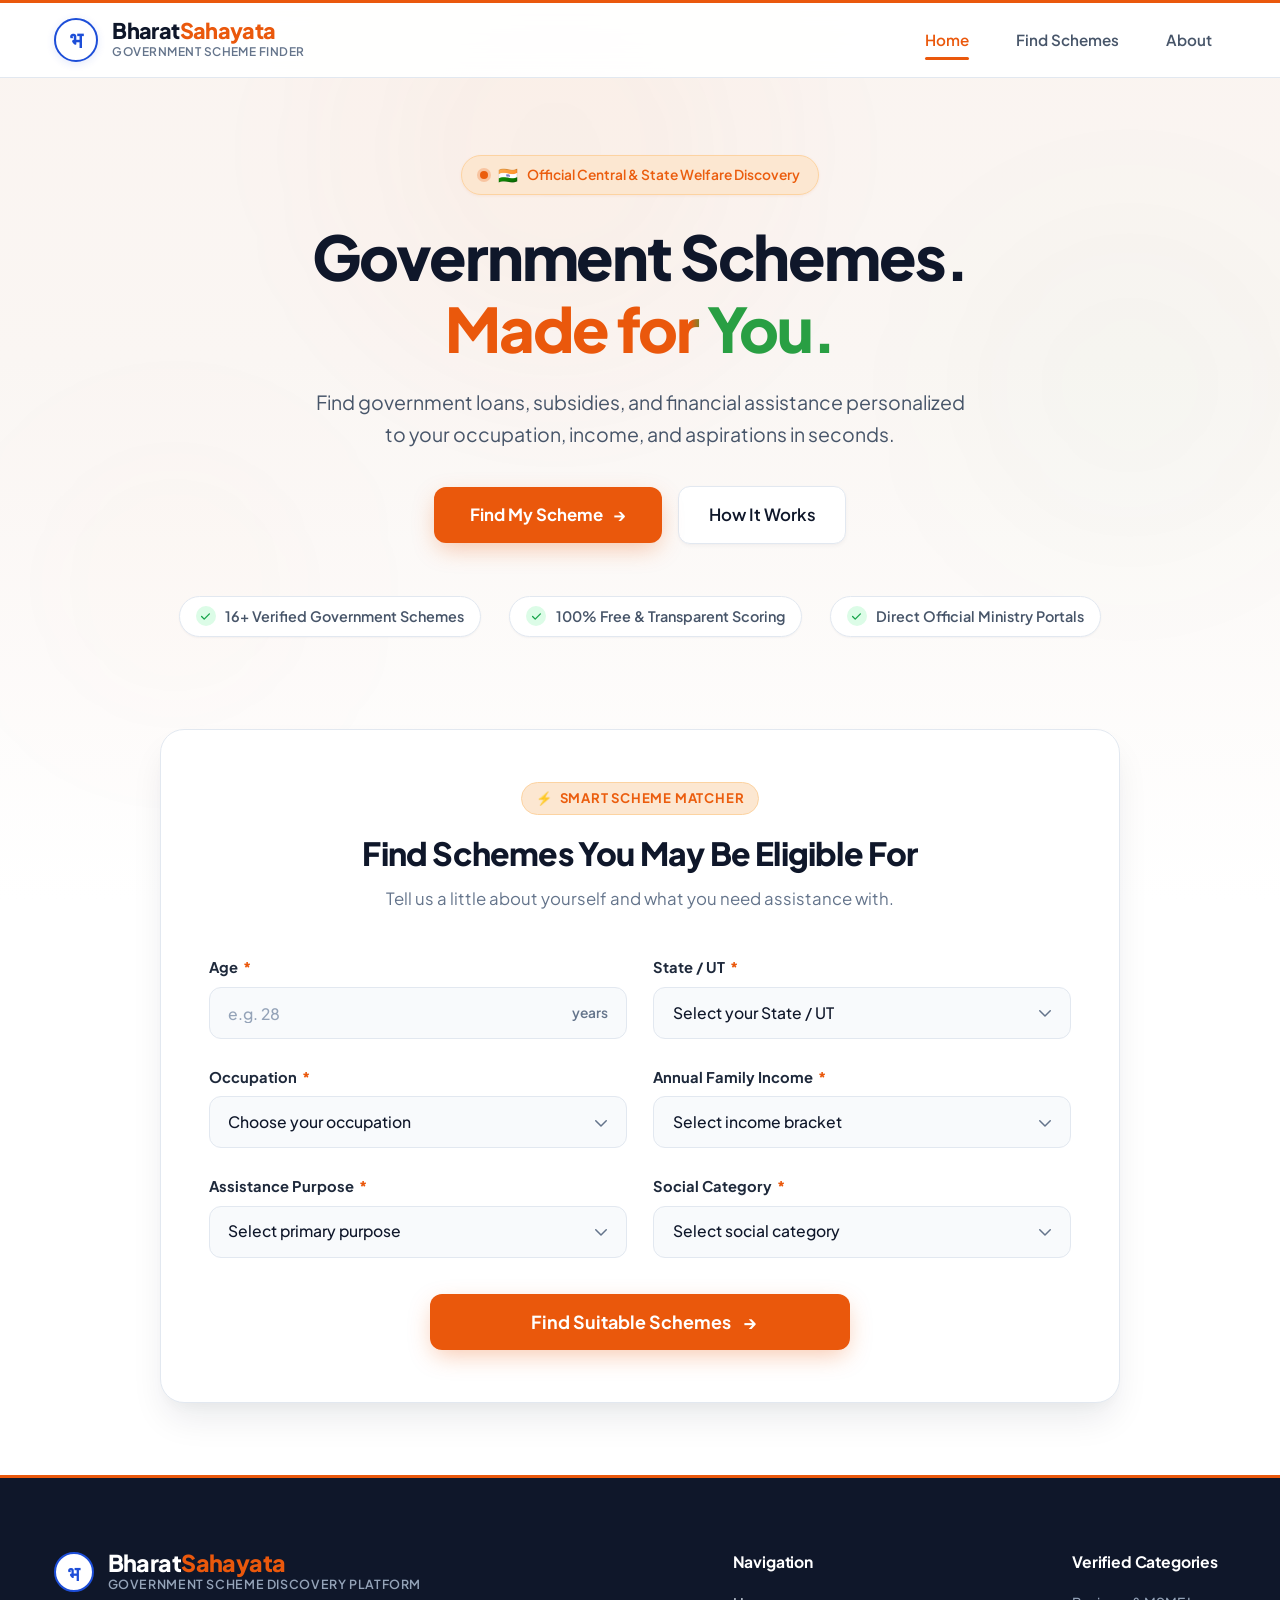
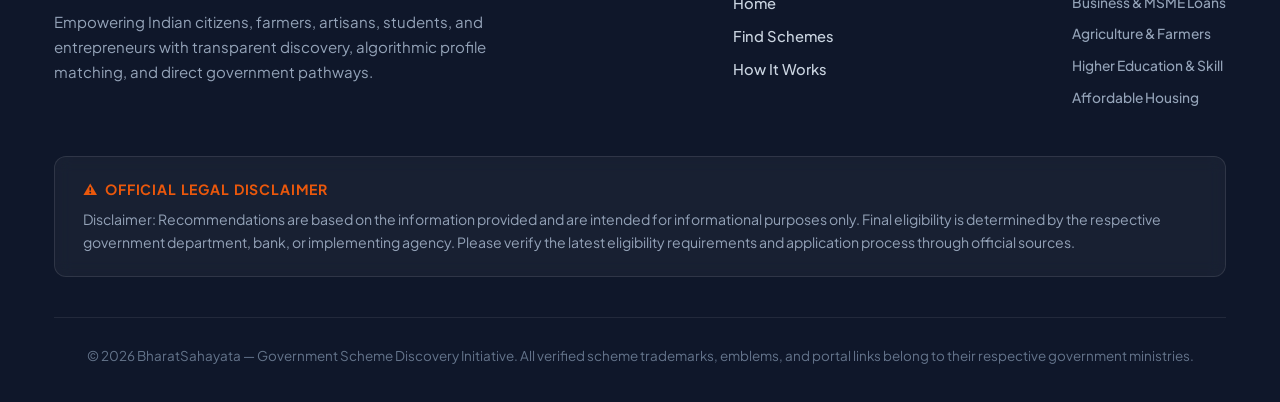
<file: bharat-sahayata/index.html>
<!DOCTYPE html>
<html lang="en">
<head>
  <meta charset="UTF-8">
  <meta name="viewport" content="width=device-width, initial-scale=1.0">
  <title>BharatSahayata — Government Scheme Discovery Platform</title>
  <meta name="description" content="Discover Indian central and state government loans, subsidies, and financial assistance schemes tailored to your profile.">
  
  <!-- Modern Google Fonts: Plus Jakarta Sans & Inter -->
  <link rel="preconnect" href="https://fonts.googleapis.com">
  <link rel="preconnect" href="https://fonts.gstatic.com" crossorigin>
  <link href="https://fonts.googleapis.com/css2?family=Inter:wght@400;500;600;700&family=Plus+Jakarta+Sans:wght@400;500;600;700;800&display=swap" rel="stylesheet">
  
  <link rel="stylesheet" href="css/style.css">
  <link rel="icon" href="data:image/svg+xml,<svg xmlns=%22http://www.w3.org/2000/svg%22 viewBox=%220 0 100 100%22><text y=%22.9em%22 font-size=%2290%22>🏛️</text></svg>">
</head>
<body>

  <!-- Ambient Animated Background Blobs -->
  <div class="bg-blobs" aria-hidden="true">
    <div class="blob blob-1"></div>
    <div class="blob blob-2"></div>
    <div class="blob blob-3"></div>
  </div>

  <!-- ================= Site Header ================= -->
  <header class="site-header" id="main-header">
    <div class="container header-inner">
      <a href="#" class="brand-wrapper" id="nav-home-btn" aria-label="BharatSahayata Home">
        <div class="brand-emblem" aria-hidden="true">
          <span class="emblem-char">भ</span>
        </div>
        <div class="brand-text">
          <span class="brand-name">Bharat<span class="brand-name-accent">Sahayata</span></span>
          <span class="brand-subtitle">Government Scheme Finder</span>
        </div>
      </a>

      <nav class="main-nav" aria-label="Main Navigation">
        <a href="#" class="nav-link active" id="nav-home-link">Home</a>
        <a href="#finder-card" class="nav-link" id="nav-find-btn">Find Schemes</a>
        <a href="#about" class="nav-link" id="nav-about-btn">About</a>
      </nav>
    </div>
  </header>

  <!-- ================= Hero Section ================= -->
  <section class="hero-section" id="hero">
    <div class="container hero-container">
      <div class="hero-badge reveal-item">
        <span class="badge-dot"></span>
        <span class="badge-flag">🇮🇳</span>
        <span>Official Central &amp; State Welfare Discovery</span>
      </div>

      <h1 class="hero-title reveal-item">
        Government Schemes. <br>
        <span class="gradient-text">Made for You.</span>
      </h1>

      <p class="hero-desc reveal-item">
        Find government loans, subsidies, and financial assistance personalized to your occupation, income, and aspirations in seconds.
      </p>

      <div class="hero-actions reveal-item">
        <a href="#finder-card" class="btn-hero-primary" id="hero-find-btn">
          <span>Find My Scheme</span>
          <span class="btn-arrow" aria-hidden="true">&rarr;</span>
        </a>
        <a href="#about" class="btn-hero-secondary" id="hero-about-btn">
          <span>How It Works</span>
        </a>
      </div>

      <div class="hero-features reveal-item">
        <div class="feature-pill">
          <div class="feature-icon-wrapper">
            <svg class="feature-svg" viewBox="0 0 20 20" fill="currentColor">
              <path fill-rule="evenodd" d="M16.707 5.293a1 1 0 010 1.414l-8 8a1 1 0 01-1.414 0l-4-4a1 1 0 011.414-1.414L8 12.586l7.293-7.293a1 1 0 011.414 0z" clip-rule="evenodd"/>
            </svg>
          </div>
          <span>16+ Verified Government Schemes</span>
        </div>

        <div class="feature-pill">
          <div class="feature-icon-wrapper">
            <svg class="feature-svg" viewBox="0 0 20 20" fill="currentColor">
              <path fill-rule="evenodd" d="M16.707 5.293a1 1 0 010 1.414l-8 8a1 1 0 01-1.414 0l-4-4a1 1 0 011.414-1.414L8 12.586l7.293-7.293a1 1 0 011.414 0z" clip-rule="evenodd"/>
            </svg>
          </div>
          <span>100% Free &amp; Transparent Scoring</span>
        </div>

        <div class="feature-pill">
          <div class="feature-icon-wrapper">
            <svg class="feature-svg" viewBox="0 0 20 20" fill="currentColor">
              <path fill-rule="evenodd" d="M16.707 5.293a1 1 0 010 1.414l-8 8a1 1 0 01-1.414 0l-4-4a1 1 0 011.414-1.414L8 12.586l7.293-7.293a1 1 0 011.414 0z" clip-rule="evenodd"/>
            </svg>
          </div>
          <span>Direct Official Ministry Portals</span>
        </div>
      </div>
    </div>
  </section>

  <!-- ================= Finder Form Section ================= -->
  <main class="finder-section" id="finder-section">
    <div class="container">
      <div class="finder-card" id="finder-card">
        <div class="card-header-main">
          <div class="form-header-badge">
            <span class="badge-icon">⚡</span> Smart Scheme Matcher
          </div>
          <h2 class="form-title">Find Schemes You May Be Eligible For</h2>
          <p class="form-subtitle">Tell us a little about yourself and what you need assistance with.</p>
        </div>

        <form id="scheme-finder-form" novalidate>
          <div class="form-grid">
            
            <!-- 1. Age -->
            <div class="form-group">
              <label for="user-age" class="form-label">
                <span>Age</span> <span class="required-star">*</span>
              </label>
              <div class="input-wrapper">
                <input 
                  type="number" 
                  id="user-age" 
                  name="age" 
                  class="form-input" 
                  placeholder="e.g. 28" 
                  min="15" 
                  max="100" 
                  required
                >
                <span class="input-suffix">years</span>
              </div>
            </div>

            <!-- 2. State -->
            <div class="form-group">
              <label for="user-state" class="form-label">
                <span>State / UT</span> <span class="required-star">*</span>
              </label>
              <div class="select-wrapper">
                <select id="user-state" name="state" class="form-select" required>
                  <option value="" disabled selected>Select your State / UT</option>
                  <option value="All India">All India / Any State</option>
                  <option value="Andhra Pradesh">Andhra Pradesh</option>
                  <option value="Arunachal Pradesh">Arunachal Pradesh</option>
                  <option value="Assam">Assam</option>
                  <option value="Bihar">Bihar</option>
                  <option value="Chhattisgarh">Chhattisgarh</option>
                  <option value="Delhi">Delhi (NCT)</option>
                  <option value="Goa">Goa</option>
                  <option value="Gujarat">Gujarat</option>
                  <option value="Haryana">Haryana</option>
                  <option value="Himachal Pradesh">Himachal Pradesh</option>
                  <option value="Jharkhand">Jharkhand</option>
                  <option value="Karnataka">Karnataka</option>
                  <option value="Kerala">Kerala</option>
                  <option value="Madhya Pradesh">Madhya Pradesh</option>
                  <option value="Maharashtra">Maharashtra</option>
                  <option value="Manipur">Manipur</option>
                  <option value="Meghalaya">Meghalaya</option>
                  <option value="Mizoram">Mizoram</option>
                  <option value="Nagaland">Nagaland</option>
                  <option value="Odisha">Odisha</option>
                  <option value="Punjab">Punjab</option>
                  <option value="Rajasthan">Rajasthan</option>
                  <option value="Sikkim">Sikkim</option>
                  <option value="Tamil Nadu">Tamil Nadu</option>
                  <option value="Telangana">Telangana</option>
                  <option value="Tripura">Tripura</option>
                  <option value="Uttar Pradesh">Uttar Pradesh</option>
                  <option value="Uttarakhand">Uttarakhand</option>
                  <option value="West Bengal">West Bengal</option>
                  <option value="Jammu and Kashmir">Jammu and Kashmir</option>
                  <option value="Ladakh">Ladakh</option>
                  <option value="Puducherry">Puducherry</option>
                  <option value="Chandigarh">Chandigarh</option>
                </select>
              </div>
            </div>

            <!-- 3. Occupation -->
            <div class="form-group">
              <label for="user-occupation" class="form-label">
                <span>Occupation</span> <span class="required-star">*</span>
              </label>
              <div class="select-wrapper">
                <select id="user-occupation" name="occupation" class="form-select" required>
                  <option value="" disabled selected>Choose your occupation</option>
                  <option value="Farmer">Farmer</option>
                  <option value="Student">Student</option>
                  <option value="Business Owner">Business Owner</option>
                  <option value="Entrepreneur">Entrepreneur</option>
                  <option value="Self Employed">Self Employed</option>
                  <option value="Salaried">Salaried</option>
                  <option value="Artisan / Craftsperson">Artisan / Craftsperson</option>
                  <option value="Other">Other</option>
                </select>
              </div>
            </div>

            <!-- 4. Annual Family Income -->
            <div class="form-group">
              <label for="user-income" class="form-label">
                <span>Annual Family Income</span> <span class="required-star">*</span>
              </label>
              <div class="select-wrapper">
                <select id="user-income" name="income" class="form-select" required>
                  <option value="" disabled selected>Select income bracket</option>
                  <option value="Below ₹1 lakh">Below ₹1 lakh</option>
                  <option value="₹1–3 lakh">₹1–3 lakh</option>
                  <option value="₹3–5 lakh">₹3–5 lakh</option>
                  <option value="₹5–10 lakh">₹5–10 lakh</option>
                  <option value="Above ₹10 lakh">Above ₹10 lakh</option>
                </select>
              </div>
            </div>

            <!-- 5. Financial Assistance Purpose -->
            <div class="form-group">
              <label for="user-purpose" class="form-label">
                <span>Assistance Purpose</span> <span class="required-star">*</span>
              </label>
              <div class="select-wrapper">
                <select id="user-purpose" name="purpose" class="form-select" required>
                  <option value="" disabled selected>Select primary purpose</option>
                  <option value="Start a Business">Start a Business</option>
                  <option value="Expand a Business">Expand a Business</option>
                  <option value="Agriculture">Agriculture</option>
                  <option value="Education">Education</option>
                  <option value="Housing">Housing</option>
                  <option value="Skill Development">Skill Development</option>
                  <option value="Equipment Purchase">Equipment Purchase</option>
                  <option value="Self Employment">Self Employment</option>
                  <option value="Other">Other</option>
                </select>
              </div>
            </div>

            <!-- 6. Category -->
            <div class="form-group">
              <label for="user-category" class="form-label">
                <span>Social Category</span> <span class="required-star">*</span>
              </label>
              <div class="select-wrapper">
                <select id="user-category" name="category" class="form-select" required>
                  <option value="" disabled selected>Select social category</option>
                  <option value="General">General</option>
                  <option value="SC">SC</option>
                  <option value="ST">ST</option>
                  <option value="OBC">OBC</option>
                  <option value="Other">Other</option>
                  <option value="Prefer not to say">Prefer not to say</option>
                </select>
              </div>
            </div>

          </div>

          <div class="form-actions">
            <button type="submit" class="btn-submit-finder" id="btn-find-schemes">
              <span class="btn-shine"></span>
              <span class="btn-text-content">
                <span class="btn-icon"></span>
                <span>Find Suitable Schemes</span>
              </span>
              <span class="btn-arrow" aria-hidden="true">&rarr;</span>
            </button>
          </div>
        </form>
      </div>

      <!-- ================= Loading State ================= -->
      <div id="loading-state" class="loading-state hidden" aria-live="polite">
        <div class="loader-visual">
          <div class="circular-spinner"></div>
          <div class="spinner-core">🏛️</div>
        </div>
        <p class="loading-text-main">Finding schemes for you<span class="pulse-dots"><span>.</span><span>.</span><span>.</span></span></p>
        <p class="loading-text-sub">Matching your profile against 16+ central and state government databases</p>
      </div>
    </div>
  </main>

  <!-- ================= Results Section ================= -->
  <section id="results-section" class="results-section hidden" aria-live="polite">
    <div class="container">
      
      <div class="results-header-block">
        <div class="results-kicker">Personalized Discovery</div>
        <h2 class="results-title">Your Recommended Schemes</h2>
        <p class="results-subtitle">
          Based on the information you provided, our matching engine found these potentially relevant government schemes.
        </p>
      </div>

      <!-- Search, Sort and Category Filters Bar -->
      <div class="controls-bar">
        <div class="search-sort-row">
          <div class="search-wrapper">
            <span class="search-icon" aria-hidden="true">
              <svg width="18" height="18" viewBox="0 0 24 24" fill="none" stroke="currentColor" stroke-width="2" stroke-linecap="round" stroke-linejoin="round">
                <circle cx="11" cy="11" r="8"></circle>
                <line x1="21" y1="21" x2="16.65" y2="16.65"></line>
              </svg>
            </span>
            <input 
              type="text" 
              id="scheme-search-input" 
              class="search-input" 
              placeholder="Search schemes by name, keyword, or purpose..."
              aria-label="Search schemes by name or purpose"
            >
          </div>

          <div class="sort-wrapper">
            <label for="scheme-sort-select" class="sort-label">Sort by:</label>
            <div class="select-wrapper select-sort">
              <select id="scheme-sort-select" class="sort-select" aria-label="Sort schemes">
                <option value="highest-match" selected>Highest Match</option>
                <option value="name-asc">Scheme Name (A–Z)</option>
                <option value="lowest-match">Lowest to Highest Match</option>
              </select>
            </div>
          </div>
        </div>

        <div class="filter-pills-row">
          <div class="pills-group" role="tablist" aria-label="Scheme Category Filters">
            <button type="button" class="filter-pill active" data-category="All">All Schemes</button>
            <button type="button" class="filter-pill" data-category="Business">Business</button>
            <button type="button" class="filter-pill" data-category="Agriculture">Agriculture</button>
            <button type="button" class="filter-pill" data-category="Education">Education</button>
            <button type="button" class="filter-pill" data-category="Housing">Housing</button>
            <button type="button" class="filter-pill" data-category="Skill Development">Skill Development</button>
          </div>

          <div class="results-actions-group">
            <div id="results-count" class="results-count-badge">
              0 Schemes Found
            </div>
            <button type="button" id="btn-open-compare" class="btn-compare-trigger" aria-label="Open AI Scheme Comparison Assistant">
              <span class="btn-ai-icon">🤖</span>
              <span>Compare with AI</span>
            </button>
          </div>
        </div>
      </div>

      <!-- Schemes Grid -->
      <div id="schemes-grid" class="schemes-grid">
        <!-- Cards dynamically populated by script.js with staggered animation -->
      </div>

      <!-- Empty State -->
      <div id="empty-state" class="empty-state hidden">
        <div class="empty-icon-wrapper" aria-hidden="true">
          <span class="empty-icon">📋</span>
        </div>
        <h3 class="empty-title">No strong matches found</h3>
        <p class="empty-desc">
          We couldn't find schemes with a strong profile match based on your current inputs. Try modifying your occupation, income tier, or purpose.
        </p>
        <button type="button" id="modify-details-btn" class="btn-modify-details">
          <span>Modify My Details</span>
          <span class="btn-arrow" aria-hidden="true">&uarr;</span>
        </button>
      </div>

    </div>
  </section>

  <!-- ================= Scheme Details Modal ================= -->
  <div id="scheme-modal" class="modal-backdrop" role="dialog" aria-modal="true" aria-labelledby="modal-scheme-title">
    <div class="modal-dialog">
      <header class="modal-header">
        <div class="modal-header-text">
          <div class="modal-badges">
            <span id="modal-scheme-category" class="category-chip">Business</span>
            <span id="modal-scheme-score" class="match-badge badge-strong">94% Profile Match</span>
          </div>
          <h2 id="modal-scheme-title" class="modal-title">Scheme Name</h2>
        </div>
        <button type="button" id="modal-close-btn" class="modal-close-btn" aria-label="Close scheme details modal">
          <svg width="20" height="20" viewBox="0 0 24 24" fill="none" stroke="currentColor" stroke-width="2.5" stroke-linecap="round" stroke-linejoin="round">
            <line x1="18" y1="6" x2="6" y2="18"></line>
            <line x1="6" y1="6" x2="18" y2="18"></line>
          </svg>
        </button>
      </header>

      <div class="modal-body">
        
        <!-- Why this scheme matched you -->
        <div class="modal-section">
          <h4 class="modal-section-title">
            <span class="modal-section-title-icon" aria-hidden="true">🎯</span> Why This Scheme Matched You
          </h4>
          <div class="match-reasons-box">
            <ul id="modal-scheme-reasons" class="reasons-list"></ul>
          </div>
        </div>

        <!-- Potential advisories / notices -->
        <div class="modal-section hidden" id="modal-mismatches-section">
          <h4 class="modal-section-title">
            <span class="modal-section-title-icon" aria-hidden="true">ℹ️</span> Important Profile Notes
          </h4>
          <div class="mismatch-box">
            <ul id="modal-scheme-mismatches" class="mismatch-list"></ul>
          </div>
        </div>

        <!-- About the scheme -->
        <div class="modal-section">
          <h4 class="modal-section-title">
            <span class="modal-section-title-icon" aria-hidden="true">📖</span> About the Scheme
          </h4>
          <p id="modal-scheme-about" class="modal-section-content"></p>
        </div>

        <!-- Financial Assistance -->
        <div class="modal-section">
          <h4 class="modal-section-title">
            <span class="modal-section-title-icon" aria-hidden="true">💰</span> Financial Assistance &amp; Benefits
          </h4>
          <div id="modal-scheme-assistance" class="assistance-box"></div>
        </div>

        <!-- Who May Benefit -->
        <div class="modal-section">
          <h4 class="modal-section-title">
            <span class="modal-section-title-icon" aria-hidden="true">👥</span> Who May Benefit
          </h4>
          <p id="modal-scheme-benefit" class="modal-section-content"></p>
        </div>

        <!-- Basic Eligibility Information -->
        <div class="modal-section">
          <h4 class="modal-section-title">
            <span class="modal-section-title-icon" aria-hidden="true">📌</span> Basic Eligibility Criteria
          </h4>
          <div id="modal-scheme-eligibility" class="modal-section-content"></div>
        </div>

        <!-- Required Documents -->
        <div class="modal-section">
          <h4 class="modal-section-title">
            <span class="modal-section-title-icon" aria-hidden="true">📑</span> Required Application Documents
          </h4>
          <ul id="modal-scheme-documents" class="docs-list"></ul>
        </div>

        <div class="modal-notice-banner">
          <div class="notice-icon">ℹ️</div>
          <div class="notice-text">
            <strong>Official Application Notice:</strong> BharatSahayata facilitates personalized discovery and recommendation. Official applications, fee exemptions, and credit approvals are conducted directly through the designated government portal or participating bank.
          </div>
        </div>

      </div>

      <footer class="modal-footer">
        <a id="modal-official-link" href="#" target="_blank" rel="noopener noreferrer" class="btn-official-apply">
          <span>Apply on Official Portal</span>
          <span class="btn-arrow" aria-hidden="true">&nearr;</span>
        </a>
      </footer>
    </div>
  </div>

  <!-- ================= About Modal ================= -->
  <div id="about-modal" class="modal-backdrop" role="dialog" aria-modal="true" aria-labelledby="about-modal-title">
    <div class="modal-dialog">
      <header class="modal-header">
        <div class="modal-header-text">
          <div class="modal-badges">
            <span class="category-chip category-business">GovTech Initiative</span>
          </div>
          <h2 id="about-modal-title" class="modal-title">About BharatSahayata</h2>
        </div>
        <button type="button" id="about-modal-close-btn" class="modal-close-btn" aria-label="Close about modal">
          <svg width="20" height="20" viewBox="0 0 24 24" fill="none" stroke="currentColor" stroke-width="2.5" stroke-linecap="round" stroke-linejoin="round">
            <line x1="18" y1="6" x2="6" y2="18"></line>
            <line x1="6" y1="6" x2="18" y2="18"></line>
          </svg>
        </button>
      </header>
      <div class="modal-body">
        <div class="modal-section">
          <h4 class="modal-section-title">Our Mission</h4>
          <p class="modal-section-content">
            BharatSahayata is an independent, citizen-first discovery platform built to simplify access to welfare schemes, interest subventions, and credit guarantee programs offered by the Government of India and State Governments.
          </p>
        </div>
        <div class="modal-section">
          <h4 class="modal-section-title">Transparent 100-Point Matching Engine</h4>
          <p class="modal-section-content">
            Our algorithmic engine evaluates an applicant’s occupation (25 pts), financial purpose (25 pts), annual family income (20 pts), age (10 pts), state/UT (10 pts), and social category (10 pts) against official eligibility rules. Schemes meeting a 40%+ match score are surfaced with transparent matching highlights.
          </p>
        </div>
        <div class="modal-section">
          <h4 class="modal-section-title">Privacy-First Architecture</h4>
          <p class="modal-section-content">
            BharatSahayata operates locally in your browser. We never collect sensitive banking credentials, passwords, or personal identity numbers. All application links redirect users directly to official government portals (e.g. mudra.org.in, pmkisan.gov.in, vidyalakshmi.co.in).
          </p>
        </div>
      </div>
    </div>
  </div>

  <!-- ================= AI Scheme Comparison Assistant Modal ================= -->
  <div id="compare-modal" class="modal-backdrop" role="dialog" aria-modal="true" aria-labelledby="compare-modal-title">
    <div class="modal-dialog compare-dialog">
      <header class="modal-header compare-header">
        <div class="compare-header-title-box">
          <h2 id="compare-modal-title" class="modal-title compare-modal-heading">
            <span class="compare-title-icon">🤖</span>
            <span>AI Scheme Comparison Assistant</span>
          </h2>
          <span class="compare-live-badge">
            <span class="ai-status-dot"></span> Objective Comparison
          </span>
        </div>
        <button type="button" id="compare-modal-close-btn" class="modal-close-btn" aria-label="Close AI comparison modal">
          <svg width="20" height="20" viewBox="0 0 24 24" fill="none" stroke="currentColor" stroke-width="2.5" stroke-linecap="round" stroke-linejoin="round">
            <line x1="18" y1="6" x2="6" y2="18"></line>
            <line x1="6" y1="6" x2="18" y2="18"></line>
          </svg>
        </button>
      </header>

      <!-- Scheme Selection Row -->
      <div class="compare-selectors-bar">
        <div class="compare-selector-group">
          <label for="compare-scheme-1-select" class="compare-label">
            <span class="scheme-num-badge">1</span> Scheme 1:
          </label>
          <div class="select-wrapper">
            <select id="compare-scheme-1-select" class="form-select compare-select" aria-label="Select first scheme">
              <option value="" disabled selected>Select Scheme 1</option>
            </select>
          </div>
        </div>

        <div class="compare-vs-badge" aria-hidden="true">VS</div>

        <div class="compare-selector-group">
          <label for="compare-scheme-2-select" class="compare-label">
            <span class="scheme-num-badge">2</span> Scheme 2:
          </label>
          <div class="select-wrapper">
            <select id="compare-scheme-2-select" class="form-select compare-select" aria-label="Select second scheme">
              <option value="" disabled selected>Select Scheme 2</option>
            </select>
          </div>
        </div>
      </div>

      <!-- Suggested Questions Pills -->
      <div class="compare-suggestions-container">
        <span class="suggestions-label">Suggested Questions:</span>
        <div class="suggestions-pills" role="group" aria-label="Suggested comparison questions">
          <button type="button" class="suggestion-pill" data-question="What is the main difference?">
            • What is the main difference?
          </button>
          <button type="button" class="suggestion-pill" data-question="Compare eligibility requirements.">
            • Compare eligibility requirements
          </button>
          <button type="button" class="suggestion-pill" data-question="Compare financial assistance.">
            • Compare financial assistance
          </button>
          <button type="button" class="suggestion-pill" data-question="What documents are required?">
            • What documents are required?
          </button>
          <button type="button" class="suggestion-pill" data-question="Compare the application process.">
            • Compare the application process
          </button>
          <button type="button" class="suggestion-pill" data-question="Explain the differences in simple language.">
            • Explain in simple language
          </button>
        </div>
      </div>

      <!-- Chat & Comparison Output Area -->
      <div id="compare-chat-container" class="compare-chat-container" role="log" aria-live="polite">
        <div class="compare-initial-greeting">
          <div class="greeting-icon">🤖</div>
          <div class="greeting-content">
            <h4 class="greeting-title">Ready to Compare Schemes</h4>
            <p class="greeting-text">
              Select two schemes above, click a suggested question, or type your own question below to explore objective similarities and differences.
            </p>
          </div>
        </div>
      </div>

      <!-- Loading Indicator -->
      <div id="compare-loading" class="compare-loading hidden" aria-live="polite">
        <div class="compare-spinner"></div>
        <span class="loading-msg">🤖 Comparing schemes with AI...</span>
      </div>

      <!-- Error Message Banner -->
      <div id="compare-error-banner" class="compare-error-banner hidden" role="alert">
        <span class="error-icon">⚠️</span>
        <span id="compare-error-text">Sorry, I couldn't compare these schemes right now. Please try again.</span>
      </div>

      <!-- Chat Input Bar -->
      <footer class="compare-footer">
        <form id="compare-form" class="compare-input-form">
          <div class="compare-input-wrapper">
            <input 
              type="text" 
              id="compare-user-input" 
              class="compare-text-input" 
              placeholder="Ask a question about these schemes... (e.g. What is the difference between these schemes?)"
              aria-label="Ask comparison question"
              autocomplete="off"
            >
            <button type="submit" id="compare-submit-btn" class="btn-compare-submit" aria-label="Send comparison question">
              <span>Compare with AI</span>
              <span class="btn-arrow" aria-hidden="true">&rarr;</span>
            </button>
          </div>
        </form>
      </footer>
    </div>
  </div>

  <!-- ================= Site Footer ================= -->
  <footer class="site-footer">
    <div class="container">
      <div class="footer-top">
        <div class="footer-brand-col">
          <div class="footer-brand-header">
            <div class="footer-emblem" aria-hidden="true">भ</div>
            <div>
              <div class="footer-brand-name">Bharat<span>Sahayata</span></div>
              <div class="footer-brand-sub">Government Scheme Discovery Platform</div>
            </div>
          </div>
          <p class="footer-desc">
            Empowering Indian citizens, farmers, artisans, students, and entrepreneurs with transparent discovery, algorithmic profile matching, and direct government pathways.
          </p>
        </div>

        <div class="footer-links-col">
          <span class="footer-col-title">Navigation</span>
          <a href="#" class="footer-link" onclick="window.scrollTo({top:0, behavior:'smooth'}); return false;">Home</a>
          <a href="#finder-card" class="footer-link">Find Schemes</a>
          <a href="#" class="footer-link" id="footer-about-link" onclick="document.getElementById('nav-about-btn').click(); return false;">How It Works</a>
        </div>

        <div class="footer-links-col">
          <span class="footer-col-title">Verified Categories</span>
          <span class="footer-tag">Business &amp; MSME Loans</span>
          <span class="footer-tag">Agriculture &amp; Farmers</span>
          <span class="footer-tag">Higher Education &amp; Skill</span>
          <span class="footer-tag">Affordable Housing</span>
        </div>
      </div>

      <div class="disclaimer-card">
        <div class="disclaimer-title">
          <span>⚠️</span> Official Legal Disclaimer
        </div>
        <p class="disclaimer-text">
          Disclaimer: Recommendations are based on the information provided and are intended for informational purposes only. Final eligibility is determined by the respective government department, bank, or implementing agency. Please verify the latest eligibility requirements and application process through official sources.
        </p>
      </div>

      <div class="footer-bottom">
        <p>&copy; 2026 BharatSahayata — Government Scheme Discovery Initiative. All verified scheme trademarks, emblems, and portal links belong to their respective government ministries.</p>
      </div>
    </div>
  </footer>

  <!-- Scripts -->
  <script src="js/schemes.js"></script>
  <script src="js/script.js"></script>
</body>
</html>
</file>
<file: bharat-sahayata/css/style.css>
/* ==========================================================================
   BharatSahayata — Modern Indian Government Scheme Platform
   Visual Design System: Reference Image Theme (Warm Light Canvas +
   Deep Slate Navy + Vibrant Saffron + Indian Green + Ashoka Blue)
   ========================================================================== */

:root {
  /* Brand Palette - Reference Image Match */
  --color-primary: #EA580C;        /* Saffron / Orange CTA & Accent */
  --color-primary-hover: #C2410C;  /* Deeper Saffron Hover */
  --color-primary-light: #FCE7D1;  /* Soft Warm Peach/Saffron Tint */
  --color-primary-border: #FDBA74; /* Peach/Saffron Border */

  --color-green: #16A34A;          /* National Green in 'You.' & High Match */
  --color-green-dark: #15803D;
  --color-green-light: #DCFCE7;
  --color-green-border: #86EFAC;

  --color-navy: #0F172A;           /* Deep Slate / Midnight in Headings & 'Bharat' */
  --color-navy-button: #0F1C3B;    /* Dark Header/Pill Button */
  --color-chakra-blue: #1D4ED8;    /* Ashoka Chakra Emblem Blue */

  --color-secondary: #0F172A;      /* Deep Midnight Slate */
  --color-secondary-hover: #1E293B;
  --color-secondary-light: #F8FAFC;

  --color-accent: #EA580C;         /* Saffron Accent */
  --color-accent-hover: #C2410C;
  --color-accent-light: #FFF7ED;

  --color-saffron: #EA580C;
  --color-saffron-hover: #C2410C;
  --color-saffron-light: #FCE7D1;
  --color-saffron-border: #FDBA74;

  /* Dignified Gradients */
  --gradient-primary: linear-gradient(135deg, #EA580C 0%, #D97706 100%);
  --gradient-primary-hover: linear-gradient(135deg, #C2410C 0%, #B45309 100%);
  --gradient-accent: linear-gradient(135deg, #EA580C 0%, #16A34A 100%);
  --gradient-text: linear-gradient(90deg, #EA580C 0%, #EA580C 63%, #299F43 67%, #299F43 100%);
  --gradient-strong: linear-gradient(135deg, #16A34A 0%, #15803D 100%);
  --gradient-possible: linear-gradient(135deg, #EA580C 0%, #16A34A 100%);
  --gradient-saffron: linear-gradient(135deg, #EA580C 0%, #F59E0B 100%);

  /* Neutrals & Surfaces (Warm Light Modern UI as in Reference Image) */
  --color-bg: #FAF5F0;             /* Warm Off-White / Peach Canvas */
  --color-surface: #FFFFFF;        /* Crisp Pure White Card */
  --color-surface-alt: #F8FAFC;    /* Soft Light Slate Surface */
  --color-surface-hover: #FFF7ED;  /* Saffron Tint Hover */

  /* Typography */
  --color-text-main: #0F172A;      /* Deep Slate / Midnight Navy */
  --color-text-muted: #475569;     /* Slate Grey Body & Subtitles */
  --color-text-subtle: #64748B;    /* Medium Slate */
  --color-border: #E2E8F0;         /* Clean Light Border */
  --color-border-hover: #CBD5E1;   /* Hover Border */
  --color-border-focus: #EA580C;   /* Focus Border */

  /* Match Indicators */
  --color-match-strong-bg: #DCFCE7;
  --color-match-strong-text: #15803D;
  --color-match-strong-border: #86EFAC;

  --color-match-possible-bg: #FFF7ED;
  --color-match-possible-text: #C2410C;
  --color-match-possible-border: #FDBA74;

  --color-error: #DC2626;
  --color-error-bg: #FEF2F2;
  --color-error-border: #FECACA;

  /* Fonts */
  --font-sans: "Plus Jakarta Sans", "Inter", -apple-system, BlinkMacSystemFont, "Segoe UI", Roboto, sans-serif;

  /* Radii */
  --radius-xs: 6px;
  --radius-sm: 8px;
  --radius-md: 12px;
  --radius-lg: 18px;
  --radius-xl: 24px;
  --radius-full: 9999px;

  /* Soft Modern SaaS Shadows */
  --shadow-xs: 0 1px 2px 0 rgba(15, 23, 42, 0.04);
  --shadow-sm: 0 2px 4px 0 rgba(15, 23, 42, 0.04), 0 1px 2px 0 rgba(15, 23, 42, 0.02);
  --shadow-md: 0 6px 18px -2px rgba(15, 23, 42, 0.06), 0 2px 6px -1px rgba(15, 23, 42, 0.03);
  --shadow-lg: 0 14px 28px -4px rgba(15, 23, 42, 0.08), 0 4px 10px -2px rgba(15, 23, 42, 0.03);
  --shadow-xl: 0 20px 36px -6px rgba(15, 23, 42, 0.09), 0 8px 16px -4px rgba(15, 23, 42, 0.04);
  --shadow-glow: 0 8px 24px -4px rgba(234, 88, 12, 0.35);
  --shadow-glow-secondary: 0 8px 24px -4px rgba(15, 23, 42, 0.25);

  /* Transitions */
  --transition-fast: all 0.18s cubic-bezier(0.4, 0, 0.2, 1);
  --transition-base: all 0.28s cubic-bezier(0.16, 1, 0.3, 1);
  --transition-smooth: all 0.38s cubic-bezier(0.16, 1, 0.3, 1);
}

/* ==========================================================================
   CSS Reset & Base
   ========================================================================== */
*, *::before, *::after {
  box-sizing: border-box;
  margin: 0;
  padding: 0;
}

html {
  font-family: var(--font-sans);
  font-size: 16px;
  line-height: 1.55;
  color: var(--color-text-main);
  background: linear-gradient(180deg, #FAF4F0 0%, #FAF6F3 40%, #FFFFFF 100%);
  background-attachment: fixed;
  scroll-behavior: smooth;
  -webkit-font-smoothing: antialiased;
  -moz-osx-font-smoothing: grayscale;
}

body {
  min-height: 100vh;
  display: flex;
  flex-direction: column;
  position: relative;
  overflow-x: hidden;
  color: var(--color-text-main);
  background-color: transparent;
}

img, svg {
  display: block;
  max-width: 100%;
}

a {
  color: var(--color-primary);
  text-decoration: none;
  transition: var(--transition-fast);
}

a:hover {
  color: var(--color-primary-hover);
}

button, input, select {
  font: inherit;
  color: inherit;
}

.hidden {
  display: none !important;
}

.container {
  width: 100%;
  max-width: 1220px;
  margin-left: auto;
  margin-right: auto;
  padding-left: 1.5rem;
  padding-right: 1.5rem;
}

/* ==========================================================================
   Ambient Floating Background Blobs (Soft Warm Peach & Subtle Green Glow)
   ========================================================================== */
.bg-blobs {
  position: fixed;
  inset: 0;
  overflow: hidden;
  pointer-events: none;
  z-index: 0;
}

.blob {
  position: absolute;
  border-radius: 50%;
  filter: blur(100px);
  animation: floatBlobs 24s ease-in-out infinite alternate;
}

.blob-1 {
  width: 600px;
  height: 600px;
  top: -150px;
  left: 20%;
  background: radial-gradient(circle, rgba(234, 88, 12, 0.08) 0%, rgba(250, 244, 240, 0) 70%);
  opacity: 0.8;
}

.blob-2 {
  width: 500px;
  height: 500px;
  top: 15%;
  right: -100px;
  background: radial-gradient(circle, rgba(22, 163, 74, 0.06) 0%, rgba(255, 255, 255, 0) 70%);
  opacity: 0.6;
  animation-duration: 28s;
  animation-delay: -6s;
}

.blob-3 {
  width: 450px;
  height: 450px;
  bottom: 10%;
  left: -50px;
  background: radial-gradient(circle, rgba(234, 88, 12, 0.05) 0%, rgba(255, 255, 255, 0) 70%);
  opacity: 0.6;
  animation-duration: 32s;
  animation-delay: -12s;
}

@keyframes floatBlobs {
  0% {
    transform: translate(0px, 0px) scale(1);
  }
  50% {
    transform: translate(35px, 25px) scale(1.05);
  }
  100% {
    transform: translate(-25px, 40px) scale(0.96);
  }
}

/* ==========================================================================
   Header & Navbar (Clean White + Saffron Accent Line)
   ========================================================================== */
.site-header {
  background: rgba(255, 255, 255, 0.94);
  backdrop-filter: blur(14px);
  -webkit-backdrop-filter: blur(14px);
  border-top: 3px solid var(--color-primary); /* Saffron Top Accent */
  border-bottom: 1px solid var(--color-border);
  position: sticky;
  top: 0;
  z-index: 100;
  transition: var(--transition-base);
}

.site-header.scrolled {
  background: rgba(255, 255, 255, 0.98);
  box-shadow: 0 4px 20px -4px rgba(15, 23, 42, 0.06);
  border-bottom-color: var(--color-border);
}

.header-inner {
  display: flex;
  align-items: center;
  justify-content: space-between;
  height: 74px;
}

.brand-wrapper {
  display: flex;
  align-items: center;
  gap: 0.9rem;
  text-decoration: none;
}

.brand-emblem {
  width: 44px;
  height: 44px;
  background: #FFFFFF;
  border-radius: 50%;
  display: flex;
  align-items: center;
  justify-content: center;
  color: var(--color-chakra-blue);
  font-weight: 800;
  font-size: 1.35rem;
  box-shadow: 0 2px 8px rgba(29, 78, 216, 0.12);
  transition: var(--transition-base);
  flex-shrink: 0;
  border: 2px solid var(--color-chakra-blue);
}

.brand-wrapper:hover .brand-emblem {
  transform: scale(1.05) rotate(-2deg);
  box-shadow: 0 4px 14px rgba(29, 78, 216, 0.22);
}

.brand-text {
  display: flex;
  flex-direction: column;
}

.brand-name {
  font-size: 1.35rem;
  font-weight: 800;
  color: #0F172A;
  letter-spacing: -0.03em;
  line-height: 1.1;
}

.brand-name-accent {
  color: var(--color-primary);
}

.brand-subtitle {
  font-size: 0.74rem;
  font-weight: 600;
  color: var(--color-text-subtle);
  letter-spacing: 0.04em;
  text-transform: uppercase;
}

.main-nav {
  display: flex;
  align-items: center;
  gap: 1.25rem;
}

.nav-link {
  font-size: 0.95rem;
  font-weight: 600;
  color: var(--color-text-muted);
  padding: 0.5rem 0.85rem;
  border-radius: var(--radius-sm);
  position: relative;
  transition: var(--transition-base);
  text-decoration: none;
}

.nav-link::after {
  content: "";
  position: absolute;
  bottom: 0px;
  left: 0.85rem;
  right: 0.85rem;
  height: 2.5px;
  background: var(--color-primary);
  border-radius: var(--radius-full);
  transform: scaleX(0);
  transform-origin: center;
  transition: transform 0.25s cubic-bezier(0.16, 1, 0.3, 1);
}

.nav-link:hover {
  color: var(--color-primary);
  background-color: var(--color-surface-hover);
  text-decoration: none;
}

.nav-link:hover::after,
.nav-link.active::after {
  transform: scaleX(1);
}

.nav-link.active {
  color: var(--color-primary);
}

/* ==========================================================================
   Hero Section
   ========================================================================== */
.hero-section {
  position: relative;
  z-index: 1;
  padding: 4.8rem 0 3.25rem 0;
  text-align: center;
}

.hero-container {
  display: flex;
  flex-direction: column;
  align-items: center;
}

.hero-badge {
  display: inline-flex;
  align-items: center;
  gap: 0.6rem;
  padding: 0.42rem 1.15rem;
  background: #FCE7D1; /* Soft warm peach badge matching reference image */
  backdrop-filter: blur(10px);
  border: 1px solid #FCD3A1;
  border-radius: var(--radius-full);
  font-size: 0.86rem;
  font-weight: 600;
  color: #EB5D0E;
  box-shadow: 0 1px 3px rgba(235, 93, 14, 0.08);
  margin-bottom: 1.65rem;
  transition: var(--transition-base);
}

.hero-badge:hover {
  border-color: var(--color-primary);
  box-shadow: 0 4px 14px rgba(234, 88, 12, 0.15);
  transform: translateY(-1px);
}

.badge-dot {
  width: 8px;
  height: 8px;
  background-color: #EB5D0E;
  border-radius: 50%;
  box-shadow: 0 0 0 3px rgba(235, 93, 14, 0.25);
  animation: pulseDot 2s infinite;
}

@keyframes pulseDot {
  0%, 100% {
    transform: scale(1);
    opacity: 1;
  }
  50% {
    transform: scale(1.3);
    opacity: 0.7;
  }
}

.badge-flag {
  font-size: 1rem;
}

.hero-title {
  font-size: clamp(2.35rem, 4.8vw, 3.85rem);
  font-weight: 800;
  color: #0F172A;
  letter-spacing: -0.035em;
  line-height: 1.16;
  margin-bottom: 1.35rem;
  max-width: 900px;
}

/* Saffron 'Made for' + Green 'You.' from reference image */
.gradient-text {
  background: linear-gradient(90deg, #EA580C 0%, #EA580C 63%, #299F43 67%, #299F43 100%);
  -webkit-background-clip: text;
  -webkit-text-fill-color: transparent;
  display: inline-block;
}

.hero-desc {
  font-size: clamp(1.05rem, 1.8vw, 1.22rem);
  color: #475569;
  max-width: 660px;
  margin: 0 auto 2.25rem auto;
  line-height: 1.65;
  font-weight: 400;
}

.hero-actions {
  display: flex;
  align-items: center;
  justify-content: center;
  gap: 1rem;
  flex-wrap: wrap;
  margin-bottom: 3.25rem;
}

.btn-hero-primary {
  display: inline-flex;
  align-items: center;
  gap: 0.65rem;
  padding: 0.95rem 2.25rem;
  background: var(--color-primary);
  color: #FFFFFF;
  font-size: 1.05rem;
  font-weight: 700;
  border-radius: var(--radius-md);
  box-shadow: var(--shadow-glow);
  transition: var(--transition-base);
  border: none;
  cursor: pointer;
  text-decoration: none;
  position: relative;
  overflow: hidden;
}

.btn-hero-primary:hover {
  background: var(--color-primary-hover);
  transform: translateY(-2px);
  box-shadow: 0 14px 30px -5px rgba(234, 88, 12, 0.40);
  color: #FFFFFF;
  text-decoration: none;
}

.btn-hero-primary:active {
  transform: scale(0.98);
}

.btn-hero-secondary {
  display: inline-flex;
  align-items: center;
  padding: 0.95rem 1.85rem;
  background: #FFFFFF;
  color: #0F172A;
  font-size: 1.05rem;
  font-weight: 600;
  border-radius: var(--radius-md);
  border: 1.5px solid var(--color-border);
  box-shadow: var(--shadow-sm);
  transition: var(--transition-base);
  cursor: pointer;
  text-decoration: none;
}

.btn-hero-secondary:hover {
  background: #F8FAFC;
  border-color: #CBD5E1;
  color: var(--color-primary);
  transform: translateY(-2px);
  box-shadow: var(--shadow-md);
  text-decoration: none;
}

.btn-hero-secondary:active {
  transform: scale(0.98);
}

.btn-arrow {
  transition: transform 0.25s cubic-bezier(0.16, 1, 0.3, 1);
  display: inline-block;
  font-weight: 700;
}

.btn-hero-primary:hover .btn-arrow,
.btn-submit-finder:hover .btn-arrow,
.btn-view-details:hover .btn-arrow,
.btn-modify-details:hover .btn-arrow,
.btn-official-apply:hover .btn-arrow {
  transform: translateX(4px);
}

.hero-features {
  display: flex;
  justify-content: center;
  gap: 1.75rem;
  flex-wrap: wrap;
}

.feature-pill {
  display: flex;
  align-items: center;
  gap: 0.6rem;
  font-size: 0.9rem;
  font-weight: 600;
  color: #475569;
  background: #FFFFFF;
  padding: 0.5rem 1rem;
  border-radius: var(--radius-full);
  border: 1px solid var(--color-border);
  box-shadow: var(--shadow-xs);
  backdrop-filter: blur(8px);
  transition: var(--transition-base);
}

.feature-pill:hover {
  background: #FFFFFF;
  border-color: #CBD5E1;
  transform: translateY(-1px);
  box-shadow: var(--shadow-sm);
}

.feature-icon-wrapper {
  width: 20px;
  height: 20px;
  background: #DCFCE7;
  border-radius: 50%;
  display: flex;
  align-items: center;
  justify-content: center;
  color: #16A34A;
}

.feature-svg {
  width: 13px;
  height: 13px;
}

/* ==========================================================================
   Finder Form Section (Clean White Card + Crisp Borders)
   ========================================================================== */
.finder-section {
  position: relative;
  z-index: 2;
  padding: 2.5rem 0 4.5rem 0;
}

.finder-card {
  background-color: var(--color-surface);
  border-radius: var(--radius-xl);
  border: 1.5px solid var(--color-border);
  box-shadow: var(--shadow-xl);
  padding: 3.25rem 3rem;
  max-width: 960px;
  margin: 0 auto;
  position: relative;
  transition: var(--transition-base);
}

.card-header-main {
  text-align: center;
  margin-bottom: 2.75rem;
}

.form-header-badge {
  display: inline-flex;
  align-items: center;
  gap: 0.45rem;
  font-size: 0.82rem;
  font-weight: 700;
  text-transform: uppercase;
  letter-spacing: 0.06em;
  color: #EB5D0E;
  background: #FCE7D1;
  padding: 0.35rem 0.85rem;
  border-radius: var(--radius-full);
  margin-bottom: 0.85rem;
  border: 1px solid #FCD3A1;
}

.form-title {
  font-size: clamp(1.6rem, 2.5vw, 2.15rem);
  font-weight: 800;
  color: #0F172A;
  margin-bottom: 0.5rem;
  letter-spacing: -0.025em;
}

.form-subtitle {
  font-size: 1.05rem;
  color: #64748B;
}

.form-grid {
  display: grid;
  grid-template-columns: repeat(2, 1fr);
  gap: 1.65rem;
  margin-bottom: 2.25rem;
}

.form-group {
  display: flex;
  flex-direction: column;
}

.form-label {
  font-size: 0.92rem;
  font-weight: 700;
  color: #1E293B;
  margin-bottom: 0.5rem;
  display: flex;
  align-items: center;
  gap: 0.3rem;
}

.required-star {
  color: var(--color-primary);
  font-weight: 800;
}

.input-wrapper,
.select-wrapper {
  position: relative;
  width: 100%;
}

.form-input,
.form-select {
  width: 100%;
  height: 52px;
  padding: 0 1.15rem;
  border: 1.5px solid var(--color-border);
  border-radius: var(--radius-md);
  background-color: var(--color-surface-alt);
  color: var(--color-text-main);
  font-size: 0.98rem;
  font-weight: 500;
  transition: var(--transition-fast);
  outline: none;
}

.form-input::placeholder {
  color: #94A3B8;
}

.form-input:hover,
.form-select:hover {
  border-color: var(--color-border-hover);
  background-color: #FFFFFF;
}

.form-input:focus,
.form-select:focus {
  border-color: var(--color-primary);
  background-color: #FFFFFF;
  box-shadow: 0 0 0 4px rgba(234, 88, 12, 0.15);
}

.input-suffix {
  position: absolute;
  right: 1.15rem;
  top: 50%;
  transform: translateY(-50%);
  font-size: 0.86rem;
  font-weight: 600;
  color: #64748B;
  pointer-events: none;
}

.form-select {
  cursor: pointer;
  appearance: none;
  background-image: url("data:image/svg+xml,%3Csvg xmlns='http://www.w3.org/2000/svg' fill='none' viewBox='0 0 24 24' stroke='%2364748B'%3E%3Cpath stroke-linecap='round' stroke-linejoin='round' stroke-width='2' d='M19 9l-7 7-7-7'%3E%3C/path%3E%3C/svg%3E");
  background-repeat: no-repeat;
  background-position: right 1rem center;
  background-size: 1.1rem;
  padding-right: 2.75rem;
}

.form-select option {
  background-color: #FFFFFF;
  color: #0F172A;
}

.form-group.has-error .form-input,
.form-group.has-error .form-select {
  border-color: var(--color-error);
  background-color: var(--color-error-bg);
}

.form-group.has-error .form-input:focus,
.form-group.has-error .form-select:focus {
  box-shadow: 0 0 0 4px rgba(220, 38, 38, 0.15);
}

.error-message {
  color: var(--color-error);
  font-size: 0.82rem;
  font-weight: 600;
  margin-top: 0.4rem;
  display: flex;
  align-items: center;
  gap: 0.3rem;
}

.form-actions {
  display: flex;
  justify-content: center;
  margin-top: 1rem;
}

.btn-submit-finder {
  display: inline-flex;
  align-items: center;
  justify-content: center;
  gap: 0.75rem;
  width: 100%;
  max-width: 420px;
  height: 56px;
  background: var(--color-primary);
  color: #FFFFFF;
  font-size: 1.12rem;
  font-weight: 700;
  border-radius: var(--radius-md);
  border: none;
  cursor: pointer;
  box-shadow: var(--shadow-glow);
  transition: var(--transition-base);
  position: relative;
  overflow: hidden;
}

.btn-submit-finder:hover {
  background: var(--color-primary-hover);
  transform: translateY(-2px);
  box-shadow: 0 16px 32px -6px rgba(234, 88, 12, 0.45);
}

.btn-submit-finder:active {
  transform: scale(0.98);
}

.btn-text-content {
  display: inline-flex;
  align-items: center;
  gap: 0.5rem;
}

.btn-shine {
  position: absolute;
  top: 0;
  left: -100%;
  width: 50%;
  height: 100%;
  background: linear-gradient(90deg, transparent, rgba(255, 255, 255, 0.25), transparent);
  transform: skewX(-20deg);
  transition: left 0.75s ease;
}

.btn-submit-finder:hover .btn-shine {
  left: 150%;
}

/* ==========================================================================
   Loading State
   ========================================================================== */
.loading-state {
  text-align: center;
  padding: 3.5rem 2rem;
  background: var(--color-surface);
  border-radius: var(--radius-lg);
  border: 1.5px solid var(--color-border);
  max-width: 580px;
  margin: 2rem auto;
  box-shadow: var(--shadow-md);
  animation: fadeIn 0.3s ease;
}

.loader-visual {
  position: relative;
  width: 64px;
  height: 64px;
  margin: 0 auto 1.5rem auto;
  display: flex;
  align-items: center;
  justify-content: center;
}

.circular-spinner {
  width: 100%;
  height: 100%;
  border: 4px solid var(--color-border);
  border-top-color: var(--color-primary);
  border-right-color: var(--color-green);
  border-radius: 50%;
  animation: spin 0.85s cubic-bezier(0.6, 0.2, 0.4, 0.9) infinite;
}

.spinner-core {
  position: absolute;
  font-size: 1.4rem;
  animation: pulseCore 1.5s ease-in-out infinite alternate;
}

@keyframes spin {
  to { transform: rotate(360deg); }
}

@keyframes pulseCore {
  from { transform: scale(0.9); opacity: 0.8; }
  to { transform: scale(1.15); opacity: 1; }
}

.loading-text-main {
  font-size: 1.3rem;
  font-weight: 800;
  color: #0F172A;
  margin-bottom: 0.4rem;
}

.pulse-dots span {
  color: var(--color-primary);
  animation: dotPulse 1.4s infinite;
  opacity: 0;
}
.pulse-dots span:nth-child(1) { animation-delay: 0.0s; }
.pulse-dots span:nth-child(2) { animation-delay: 0.2s; }
.pulse-dots span:nth-child(3) { animation-delay: 0.4s; }

@keyframes dotPulse {
  0% { opacity: 0; }
  50% { opacity: 1; }
  100% { opacity: 0; }
}

.loading-text-sub {
  font-size: 0.96rem;
  color: var(--color-text-subtle);
  max-width: 440px;
  margin: 0 auto;
}

/* ==========================================================================
   Results Section & Controls Bar
   ========================================================================== */
.results-section {
  padding: 4.5rem 0;
  position: relative;
  z-index: 2;
}

.results-header-block {
  text-align: center;
  margin-bottom: 2.75rem;
}

.results-kicker {
  display: inline-block;
  font-size: 0.82rem;
  font-weight: 700;
  text-transform: uppercase;
  letter-spacing: 0.08em;
  color: #EB5D0E;
  background: #FCE7D1;
  border: 1px solid #FCD3A1;
  padding: 0.35rem 0.95rem;
  border-radius: var(--radius-full);
  margin-bottom: 0.85rem;
}

.results-title {
  font-size: clamp(1.85rem, 3vw, 2.5rem);
  font-weight: 800;
  color: #0F172A;
  letter-spacing: -0.03em;
  margin-bottom: 0.5rem;
}

.results-subtitle {
  font-size: 1.08rem;
  color: #475569;
  max-width: 680px;
  margin: 0 auto;
}

/* Search & Filter Controls Bar */
.controls-bar {
  background: var(--color-surface);
  border-radius: var(--radius-lg);
  border: 1.5px solid var(--color-border);
  padding: 1.35rem;
  margin-bottom: 2.5rem;
  box-shadow: var(--shadow-sm);
  display: flex;
  flex-direction: column;
  gap: 1.15rem;
}

.search-sort-row {
  display: flex;
  gap: 1.25rem;
  align-items: center;
}

.search-wrapper {
  position: relative;
  flex: 1;
}

.search-icon {
  position: absolute;
  left: 1.1rem;
  top: 50%;
  transform: translateY(-50%);
  color: var(--color-text-subtle);
  pointer-events: none;
  display: flex;
  align-items: center;
  justify-content: center;
}

.search-input {
  width: 100%;
  height: 48px;
  padding: 0 1.25rem 0 2.85rem;
  border: 1.5px solid var(--color-border);
  border-radius: var(--radius-md);
  font-size: 0.96rem;
  font-weight: 500;
  background-color: var(--color-surface-alt);
  color: var(--color-text-main);
  outline: none;
  transition: var(--transition-fast);
}

.search-input::placeholder {
  color: #94A3B8;
}

.search-input:hover {
  background-color: #FFFFFF;
  border-color: var(--color-border-hover);
}

.search-input:focus {
  background-color: #FFFFFF;
  border-color: var(--color-primary);
  box-shadow: 0 0 0 4px rgba(234, 88, 12, 0.15);
}

.sort-wrapper {
  display: flex;
  align-items: center;
  gap: 0.6rem;
  flex-shrink: 0;
}

.sort-label {
  font-size: 0.9rem;
  font-weight: 600;
  color: var(--color-text-muted);
  white-space: nowrap;
}

.select-sort .sort-select {
  height: 48px;
  padding: 0 2.25rem 0 1rem;
  border: 1.5px solid var(--color-border);
  border-radius: var(--radius-md);
  font-size: 0.92rem;
  font-weight: 600;
  color: var(--color-text-main);
  background-color: var(--color-surface-alt);
  cursor: pointer;
  outline: none;
  appearance: none;
  background-image: url("data:image/svg+xml,%3Csvg xmlns='http://www.w3.org/2000/svg' fill='none' viewBox='0 0 24 24' stroke='%2364748B'%3E%3Cpath stroke-linecap='round' stroke-linejoin='round' stroke-width='2' d='M19 9l-7 7-7-7'%3E%3C/path%3E%3C/svg%3E");
  background-repeat: no-repeat;
  background-position: right 0.85rem center;
  background-size: 1rem;
  transition: var(--transition-fast);
}

.select-sort .sort-select:hover {
  border-color: var(--color-border-hover);
  background-color: #FFFFFF;
}

.select-sort .sort-select:focus {
  border-color: var(--color-primary);
  background-color: #FFFFFF;
  box-shadow: 0 0 0 4px rgba(234, 88, 12, 0.15);
}

.select-sort .sort-select option {
  background-color: #FFFFFF;
  color: #0F172A;
}

.filter-pills-row {
  display: flex;
  align-items: center;
  justify-content: space-between;
  flex-wrap: wrap;
  gap: 0.85rem;
  border-top: 1px solid var(--color-border);
  padding-top: 1.15rem;
}

.pills-group {
  display: flex;
  flex-wrap: wrap;
  gap: 0.55rem;
}

.filter-pill {
  padding: 0.48rem 1.15rem;
  border-radius: var(--radius-full);
  border: 1.5px solid var(--color-border);
  background-color: var(--color-surface-alt);
  color: var(--color-text-muted);
  font-size: 0.88rem;
  font-weight: 600;
  cursor: pointer;
  transition: var(--transition-base);
}

.filter-pill:hover {
  border-color: var(--color-primary);
  color: var(--color-primary);
  background-color: var(--color-surface-hover);
  transform: translateY(-1px);
}

.filter-pill.active {
  background: #0F172A; /* Midnight Slate capsule matching dark buttons in reference */
  color: #FFFFFF;
  border-color: #0F172A;
  box-shadow: 0 4px 12px rgba(15, 23, 42, 0.20);
}

.results-count-badge {
  font-size: 0.88rem;
  font-weight: 700;
  color: #EB5D0E;
  background: #FCE7D1;
  border: 1px solid #FCD3A1;
  padding: 0.45rem 0.95rem;
  border-radius: var(--radius-full);
  white-space: nowrap;
}

/* ==========================================================================
   Scheme Cards Grid
   ========================================================================== */
.schemes-grid {
  display: grid;
  grid-template-columns: repeat(auto-fill, minmax(360px, 1fr));
  gap: 2rem;
}

.scheme-card {
  background-color: var(--color-surface);
  border: 1.5px solid var(--color-border);
  border-radius: var(--radius-lg);
  padding: 1.85rem;
  box-shadow: var(--shadow-sm);
  display: flex;
  flex-direction: column;
  transition: all 0.3s ease;
  position: relative;
  overflow: hidden;
  animation: cardSlideUp 0.45s cubic-bezier(0.16, 1, 0.3, 1) both;
  animation-delay: calc(var(--card-index, 0) * 0.08s);
}

@keyframes cardSlideUp {
  from {
    opacity: 0;
    transform: translateY(20px);
  }
  to {
    opacity: 1;
    transform: translateY(0);
  }
}

.scheme-card:hover {
  transform: translateY(-5px);
  box-shadow: var(--shadow-xl);
  border-color: var(--color-primary);
}

.scheme-card.card-strong {
  border-top: 4px solid var(--color-green);
}

.card-header {
  display: flex;
  align-items: center;
  justify-content: space-between;
  gap: 0.6rem;
  margin-bottom: 0.85rem;
}

.category-chip {
  font-size: 0.78rem;
  font-weight: 700;
  text-transform: uppercase;
  letter-spacing: 0.05em;
  padding: 0.3rem 0.75rem;
  border-radius: var(--radius-sm);
  background-color: var(--color-surface-alt);
  color: var(--color-text-muted);
  border: 1px solid var(--color-border);
}

.category-business {
  background-color: #FFF7ED;
  color: #C2410C;
  border-color: #FDBA74;
}

.category-agriculture {
  background-color: #DCFCE7;
  color: #15803D;
  border-color: #86EFAC;
}

.category-education {
  background-color: #EFF6FF;
  color: #1D4ED8;
  border-color: #BFDBFE;
}

.category-housing {
  background-color: #F0FDF4;
  color: #166534;
  border-color: #BBF7D0;
}

.category-skill-development {
  background-color: #FEF9C3;
  color: #854D0E;
  border-color: #FDE047;
}

.match-badge {
  display: inline-flex;
  align-items: center;
  gap: 0.4rem;
  font-size: 0.84rem;
  font-weight: 700;
  padding: 0.35rem 0.85rem;
  border-radius: var(--radius-full);
}

.badge-strong {
  background-color: var(--color-match-strong-bg);
  color: var(--color-match-strong-text);
  border: 1px solid var(--color-match-strong-border);
}

.badge-strong .badge-percent {
  color: #15803D;
}

.badge-strong .badge-icon {
  color: #16A34A;
}

.badge-possible {
  background-color: var(--color-match-possible-bg);
  color: var(--color-match-possible-text);
  border: 1px solid var(--color-match-possible-border);
}

.badge-possible .badge-percent {
  color: #C2410C;
}

.badge-possible .badge-icon {
  color: #EA580C;
}

.badge-percent {
  font-weight: 800;
}

/* Match Progress Meter */
.match-progress-wrapper {
  width: 100%;
  height: 6px;
  background-color: var(--color-border);
  border-radius: var(--radius-full);
  overflow: hidden;
  margin-bottom: 1.15rem;
}

.match-progress-bar {
  height: 100%;
  border-radius: var(--radius-full);
  transition: width 0.8s cubic-bezier(0.16, 1, 0.3, 1);
}

.progress-strong {
  background: var(--color-green);
}

.progress-possible {
  background: linear-gradient(90deg, #EA580C 0%, #16A34A 100%);
}

.card-title {
  font-size: 1.3rem;
  font-weight: 800;
  color: #0F172A;
  line-height: 1.32;
  margin-bottom: 1rem;
  letter-spacing: -0.02em;
  transition: color var(--transition-fast);
}

.scheme-card:hover .card-title {
  color: var(--color-primary);
}

.card-meta {
  background: var(--color-surface-alt);
  border: 1px solid var(--color-border);
  border-radius: var(--radius-md);
  padding: 0.95rem 1.15rem;
  margin-bottom: 1.15rem;
  display: flex;
  flex-direction: column;
  gap: 0.55rem;
}

.meta-row {
  display: flex;
  font-size: 0.88rem;
  gap: 0.5rem;
  align-items: baseline;
}

.meta-label {
  font-weight: 700;
  color: var(--color-text-subtle);
  flex-shrink: 0;
  display: inline-flex;
  align-items: center;
  gap: 0.3rem;
}

.meta-value {
  color: #0F172A;
  font-weight: 500;
}

.assistance-row .meta-value {
  font-weight: 700;
  color: var(--color-green);
}

.card-desc {
  font-size: 0.92rem;
  color: var(--color-text-muted);
  line-height: 1.55;
  margin-bottom: 1.35rem;
}

.card-reasons {
  margin-top: auto;
  border-top: 1px dashed var(--color-border);
  padding-top: 1.15rem;
  margin-bottom: 1.35rem;
}

.reasons-heading {
  font-size: 0.8rem;
  font-weight: 800;
  text-transform: uppercase;
  letter-spacing: 0.05em;
  color: var(--color-text-subtle);
  display: flex;
  align-items: center;
  gap: 0.4rem;
  margin-bottom: 0.65rem;
}

.reasons-heading-icon {
  color: var(--color-primary);
}

.reasons-list {
  list-style: none;
  display: flex;
  flex-direction: column;
  gap: 0.45rem;
}

.reason-item {
  display: flex;
  align-items: flex-start;
  gap: 0.55rem;
  font-size: 0.87rem;
  color: #1E293B;
  line-height: 1.38;
}

.reason-check {
  display: inline-flex;
  align-items: center;
  justify-content: center;
  width: 18px;
  height: 18px;
  background-color: #DCFCE7;
  border: 1px solid #86EFAC;
  color: #15803D;
  border-radius: 50%;
  font-size: 0.72rem;
  font-weight: 900;
  flex-shrink: 0;
  margin-top: 1px;
}

.card-footer {
  margin-top: auto;
}

.btn-primary.btn-view-details {
  display: inline-flex;
  align-items: center;
  justify-content: center;
  gap: 0.5rem;
  width: 100%;
  padding: 0.85rem 1.25rem;
  background: #FFF7ED;
  color: #C2410C;
  border: 1.5px solid #FDBA74;
  border-radius: var(--radius-md);
  font-size: 0.96rem;
  font-weight: 700;
  cursor: pointer;
  transition: var(--transition-base);
}

.btn-primary.btn-view-details:hover {
  background: var(--color-primary);
  color: #FFFFFF;
  border-color: var(--color-primary);
  box-shadow: var(--shadow-md);
  transform: translateY(-2px);
}

.btn-primary.btn-view-details:active {
  transform: scale(0.99);
}

/* ==========================================================================
   Empty State
   ========================================================================== */
.empty-state {
  text-align: center;
  padding: 4.5rem 2rem;
  background-color: var(--color-surface);
  border-radius: var(--radius-xl);
  border: 1.5px dashed var(--color-border);
  max-width: 660px;
  margin: 2rem auto;
  box-shadow: var(--shadow-sm);
}

.empty-icon-wrapper {
  width: 72px;
  height: 72px;
  background-color: var(--color-surface-alt);
  border-radius: 50%;
  display: flex;
  align-items: center;
  justify-content: center;
  margin: 0 auto 1.35rem auto;
  border: 1px solid var(--color-border);
}

.empty-icon {
  font-size: 2.2rem;
}

.empty-title {
  font-size: 1.65rem;
  font-weight: 800;
  color: #0F172A;
  margin-bottom: 0.6rem;
  letter-spacing: -0.02em;
}

.empty-desc {
  font-size: 1.02rem;
  color: var(--color-text-muted);
  margin-bottom: 2rem;
  line-height: 1.65;
}

.btn-modify-details {
  display: inline-flex;
  align-items: center;
  gap: 0.55rem;
  padding: 0.85rem 2rem;
  background: var(--color-primary);
  color: #FFFFFF;
  font-weight: 700;
  font-size: 1rem;
  border-radius: var(--radius-md);
  border: none;
  cursor: pointer;
  box-shadow: var(--shadow-glow);
  transition: var(--transition-base);
}

.btn-modify-details:hover {
  background: var(--color-primary-hover);
  transform: translateY(-2px);
  box-shadow: 0 14px 28px -6px rgba(234, 88, 12, 0.4);
}

/* ==========================================================================
   Modal Dialog
   ========================================================================== */
.modal-backdrop {
  display: none;
  position: fixed;
  inset: 0;
  background-color: rgba(15, 23, 42, 0.60);
  backdrop-filter: blur(10px);
  -webkit-backdrop-filter: blur(10px);
  z-index: 1000;
  align-items: center;
  justify-content: center;
  padding: 1.75rem;
  overflow-y: auto;
}

.modal-backdrop.active {
  display: flex;
}

.modal-dialog {
  background-color: var(--color-surface);
  border-radius: var(--radius-xl);
  max-width: 820px;
  width: 100%;
  max-height: 90vh;
  overflow-y: auto;
  box-shadow: var(--shadow-xl);
  position: relative;
  display: flex;
  flex-direction: column;
  animation: modalScaleEnter 0.28s cubic-bezier(0.16, 1, 0.3, 1);
  border: 1px solid var(--color-border);
}

@keyframes modalScaleEnter {
  from {
    opacity: 0;
    transform: scale(0.95) translateY(14px);
  }
  to {
    opacity: 1;
    transform: scale(1) translateY(0);
  }
}

.modal-header {
  padding: 2rem 2.25rem;
  border-bottom: 1px solid var(--color-border);
  position: sticky;
  top: 0;
  background-color: rgba(255, 255, 255, 0.96);
  backdrop-filter: blur(12px);
  z-index: 10;
  display: flex;
  align-items: flex-start;
  justify-content: space-between;
  gap: 1.25rem;
}

.modal-header-text {
  flex: 1;
}

.modal-badges {
  display: flex;
  align-items: center;
  gap: 0.65rem;
  margin-bottom: 0.65rem;
}

.modal-title {
  font-size: 1.65rem;
  font-weight: 800;
  color: #0F172A;
  line-height: 1.28;
  letter-spacing: -0.025em;
}

.modal-close-btn {
  background: #F1F5F9;
  border: 1px solid var(--color-border);
  width: 36px;
  height: 36px;
  border-radius: 50%;
  display: flex;
  align-items: center;
  justify-content: center;
  color: var(--color-text-subtle);
  cursor: pointer;
  transition: var(--transition-fast);
  flex-shrink: 0;
}

.modal-close-btn:hover {
  color: #0F172A;
  background-color: var(--color-border);
  transform: rotate(90deg);
}

.modal-body {
  padding: 2.25rem;
  display: flex;
  flex-direction: column;
  gap: 1.75rem;
}

.modal-section {
  display: flex;
  flex-direction: column;
  gap: 0.65rem;
}

.modal-section-title {
  font-size: 1.08rem;
  font-weight: 800;
  color: #0F172A;
  display: flex;
  align-items: center;
  gap: 0.5rem;
  letter-spacing: -0.01em;
}

.modal-section-content {
  font-size: 0.96rem;
  color: var(--color-text-muted);
  line-height: 1.65;
}

.assistance-box {
  background: linear-gradient(135deg, #FFF7ED 0%, #FEF3C7 100%);
  border: 1.5px solid var(--color-primary-border);
  border-radius: var(--radius-md);
  padding: 1.15rem 1.4rem;
  color: #9A3412;
  font-weight: 600;
  font-size: 1.02rem;
  line-height: 1.55;
}

.eligibility-specs {
  margin-top: 0.85rem;
  list-style: none;
  display: flex;
  flex-direction: column;
  gap: 0.45rem;
  background-color: var(--color-surface-alt);
  padding: 1rem 1.25rem;
  border-radius: var(--radius-md);
  border: 1px solid var(--color-border);
  font-size: 0.92rem;
  color: #1E293B;
}

.eligibility-specs strong {
  color: #0F172A;
}

.docs-list {
  list-style: none;
  display: grid;
  grid-template-columns: repeat(auto-fill, minmax(300px, 1fr));
  gap: 0.65rem;
}

.doc-item {
  display: flex;
  align-items: center;
  gap: 0.65rem;
  background-color: var(--color-surface-alt);
  padding: 0.75rem 1rem;
  border-radius: var(--radius-md);
  font-size: 0.9rem;
  font-weight: 500;
  color: #1E293B;
  border: 1px solid var(--color-border);
  transition: var(--transition-fast);
}

.doc-item:hover {
  background-color: #FFFFFF;
  border-color: var(--color-primary);
}

.doc-icon {
  font-size: 1.1rem;
}

.match-reasons-box {
  background-color: #F0FDF4;
  border: 1.5px solid #BBF7D0;
  border-radius: var(--radius-md);
  padding: 1.15rem 1.4rem;
}

.mismatch-box {
  background-color: #FFF7ED;
  border: 1.5px solid #FDBA74;
  border-radius: var(--radius-md);
  padding: 1.15rem 1.4rem;
}

.mismatch-list {
  list-style: none;
  display: flex;
  flex-direction: column;
  gap: 0.45rem;
}

.mismatch-item {
  display: flex;
  align-items: flex-start;
  gap: 0.55rem;
  font-size: 0.9rem;
  color: #C2410C;
}

.info-icon {
  color: var(--color-primary);
  font-weight: bold;
}

.modal-notice-banner {
  background-color: var(--color-surface-alt);
  border-left: 4px solid var(--color-primary);
  border-top: 1px solid var(--color-border);
  border-right: 1px solid var(--color-border);
  border-bottom: 1px solid var(--color-border);
  padding: 1rem 1.25rem;
  border-radius: 0 var(--radius-md) var(--radius-md) 0;
  display: flex;
  gap: 0.85rem;
  align-items: flex-start;
}

.notice-icon {
  font-size: 1.2rem;
  flex-shrink: 0;
}

.notice-text {
  font-size: 0.88rem;
  color: var(--color-text-muted);
  line-height: 1.55;
}

.notice-text strong {
  color: #0F172A;
}

.modal-footer {
  padding: 1.35rem 2.25rem;
  border-top: 1px solid var(--color-border);
  display: flex;
  align-items: center;
  justify-content: flex-end;
  gap: 1rem;
  background-color: var(--color-surface-alt);
  border-radius: 0 0 var(--radius-xl) var(--radius-xl);
}

.btn-official-apply {
  display: inline-flex;
  align-items: center;
  gap: 0.6rem;
  padding: 0.95rem 2rem;
  background: var(--color-primary);
  color: #FFFFFF;
  font-weight: 700;
  font-size: 1.02rem;
  border-radius: var(--radius-md);
  text-decoration: none;
  transition: var(--transition-base);
  box-shadow: var(--shadow-glow);
}

.btn-official-apply:hover {
  background: var(--color-primary-hover);
  color: #FFFFFF;
  text-decoration: none;
  transform: translateY(-2px);
  box-shadow: 0 14px 28px -6px rgba(234, 88, 12, 0.45);
}

/* ==========================================================================
   Footer & Legal Disclaimer (Deep Midnight Navy #0F172A + Saffron Accent Line)
   ========================================================================== */
.site-footer {
  margin-top: auto;
  background-color: #0F172A;
  color: #94A3B8;
  padding: 4.5rem 0 2.25rem 0;
  border-top: 3px solid var(--color-primary);
  position: relative;
  z-index: 2;
}

.footer-top {
  display: flex;
  justify-content: space-between;
  align-items: flex-start;
  gap: 3rem;
  margin-bottom: 3rem;
  flex-wrap: wrap;
}

.footer-brand-col {
  max-width: 440px;
}

.footer-brand-header {
  display: flex;
  align-items: center;
  gap: 0.85rem;
  margin-bottom: 1rem;
}

.footer-emblem {
  width: 40px;
  height: 40px;
  background: #FFFFFF;
  border-radius: 50%;
  display: flex;
  align-items: center;
  justify-content: center;
  color: var(--color-chakra-blue);
  font-weight: 800;
  font-size: 1.25rem;
  border: 2px solid var(--color-chakra-blue);
}

.footer-brand-name {
  font-size: 1.45rem;
  font-weight: 800;
  color: #FFFFFF;
  letter-spacing: -0.025em;
  line-height: 1.1;
}

.footer-brand-name span {
  color: var(--color-primary);
}

.footer-brand-sub {
  font-size: 0.78rem;
  font-weight: 600;
  color: #94A3B8;
  text-transform: uppercase;
  letter-spacing: 0.05em;
}

.footer-desc {
  font-size: 0.94rem;
  line-height: 1.65;
  color: #94A3B8;
}

.footer-links-col {
  display: flex;
  flex-direction: column;
  gap: 0.65rem;
}

.footer-col-title {
  color: #FFFFFF;
  font-size: 0.98rem;
  font-weight: 700;
  margin-bottom: 0.45rem;
  letter-spacing: -0.01em;
}

.footer-link {
  color: #CBD5E1;
  font-size: 0.92rem;
  font-weight: 500;
  text-decoration: none;
  transition: var(--transition-fast);
}

.footer-link:hover {
  color: var(--color-primary);
  transform: translateX(3px);
  text-decoration: none;
}

.footer-tag {
  font-size: 0.86rem;
  color: #94A3B8;
  font-weight: 500;
}

.disclaimer-card {
  background-color: rgba(255, 255, 255, 0.04);
  border: 1px solid rgba(255, 255, 255, 0.1);
  border-radius: var(--radius-md);
  padding: 1.35rem 1.75rem;
  margin-bottom: 2.5rem;
  backdrop-filter: blur(8px);
}

.disclaimer-title {
  color: var(--color-primary);
  font-size: 0.88rem;
  font-weight: 700;
  text-transform: uppercase;
  letter-spacing: 0.06em;
  margin-bottom: 0.45rem;
  display: flex;
  align-items: center;
  gap: 0.45rem;
}

.disclaimer-text {
  font-size: 0.88rem;
  color: #94A3B8;
  line-height: 1.65;
}

.footer-bottom {
  text-align: center;
  font-size: 0.84rem;
  border-top: 1px solid rgba(255, 255, 255, 0.08);
  padding-top: 1.75rem;
  color: #64748B;
}

/* ==========================================================================
   Scroll Reveal Animations
   ========================================================================== */
.reveal-item {
  opacity: 0;
  transform: translateY(24px);
  transition: opacity 0.65s cubic-bezier(0.16, 1, 0.3, 1), transform 0.65s cubic-bezier(0.16, 1, 0.3, 1);
}

.reveal-item.is-revealed {
  opacity: 1;
  transform: translateY(0);
}

.hero-title.reveal-item { transition-delay: 0.08s; }
.hero-desc.reveal-item { transition-delay: 0.16s; }
.hero-actions.reveal-item { transition-delay: 0.24s; }
.hero-features.reveal-item { transition-delay: 0.32s; }

/* ==========================================================================
   Responsive Breakpoints
   ========================================================================== */
@media (max-width: 960px) {
  .hero-section {
    padding: 4rem 0 2.5rem 0;
  }
  .finder-card {
    padding: 2.5rem 2rem;
  }
  .form-grid {
    gap: 1.25rem;
  }
}

@media (max-width: 768px) {
  .header-inner {
    height: 68px;
  }
  .brand-name {
    font-size: 1.2rem;
  }
  .brand-emblem {
    width: 38px;
    height: 38px;
    font-size: 1.15rem;
  }
  .main-nav {
    gap: 0.75rem;
  }
  .nav-link {
    font-size: 0.88rem;
    padding: 0.4rem 0.65rem;
  }

  .hero-section {
    padding: 3.5rem 0 2rem 0;
  }
  .hero-title {
    font-size: 2.2rem;
  }
  .hero-desc {
    font-size: 1.05rem;
  }
  .hero-actions {
    flex-direction: column;
    width: 100%;
  }
  .btn-hero-primary,
  .btn-hero-secondary {
    width: 100%;
    justify-content: center;
  }
  .hero-features {
    gap: 0.85rem;
    flex-direction: column;
    align-items: stretch;
    width: 100%;
  }
  .feature-pill {
    justify-content: center;
  }

  /* Form Vertical Stacking */
  .form-grid {
    grid-template-columns: 1fr;
    gap: 1.15rem;
  }
  .btn-submit-finder {
    width: 100%;
    max-width: none;
  }

  .controls-bar {
    padding: 1.15rem;
  }
  .search-sort-row {
    flex-direction: column;
    align-items: stretch;
  }
  .sort-wrapper {
    justify-content: space-between;
  }
  .filter-pills-row {
    flex-direction: column;
    align-items: stretch;
  }
  .pills-group {
    overflow-x: auto;
    padding-bottom: 0.5rem;
    flex-wrap: nowrap;
  }
  .filter-pill {
    flex-shrink: 0;
  }

  /* Full Width Scheme Cards */
  .schemes-grid {
    grid-template-columns: 1fr;
    gap: 1.5rem;
  }
  .scheme-card {
    padding: 1.45rem;
  }

  .modal-dialog {
    margin: 0;
    max-height: 95vh;
    border-radius: var(--radius-lg);
  }
  .modal-header {
    padding: 1.4rem 1.5rem;
  }
  .modal-body {
    padding: 1.5rem;
    gap: 1.35rem;
  }
  .modal-footer {
    padding: 1.15rem 1.5rem;
    flex-direction: column;
  }
  .btn-official-apply {
    width: 100%;
    justify-content: center;
  }
  .docs-list {
    grid-template-columns: 1fr;
  }
}

/* ==========================================================================
   AI Scheme Comparison Assistant Styles
   ========================================================================== */

/* Results Actions & Compare Trigger Button */
.results-actions-group {
  display: flex;
  align-items: center;
  gap: 0.75rem;
  flex-wrap: wrap;
}

.btn-compare-trigger {
  display: inline-flex;
  align-items: center;
  gap: 0.5rem;
  padding: 0.52rem 1.15rem;
  background: var(--color-navy-button);
  color: #FFFFFF;
  border: 1.5px solid rgba(234, 88, 12, 0.45);
  border-radius: var(--radius-full);
  font-size: 0.88rem;
  font-weight: 700;
  cursor: pointer;
  transition: var(--transition-base);
  box-shadow: 0 2px 8px rgba(15, 23, 42, 0.14);
}

.btn-compare-trigger:hover {
  background: #1E293B;
  border-color: var(--color-primary);
  transform: translateY(-2px);
  box-shadow: 0 4px 14px rgba(234, 88, 12, 0.28);
}

.btn-compare-trigger .btn-ai-icon {
  font-size: 1.05rem;
}

/* Card Compare Split Footer */
.card-footer-split {
  display: flex;
  gap: 0.65rem;
  align-items: center;
  margin-top: auto;
}

.card-footer-split .btn-view-details {
  flex: 1 1 auto;
}

.btn-card-compare {
  display: inline-flex;
  align-items: center;
  justify-content: center;
  gap: 0.4rem;
  padding: 0.85rem 1.15rem;
  background: #FFFFFF;
  color: var(--color-navy);
  border: 1.5px solid var(--color-border);
  border-radius: var(--radius-md);
  font-size: 0.92rem;
  font-weight: 700;
  cursor: pointer;
  white-space: nowrap;
  transition: var(--transition-base);
  flex-shrink: 0;
}

.btn-card-compare:hover {
  background: #FAF5F0;
  border-color: var(--color-primary);
  color: var(--color-primary);
  box-shadow: var(--shadow-sm);
  transform: translateY(-2px);
}

.btn-card-compare:active {
  transform: scale(0.98);
}

/* Comparison Assistant Modal Dialog */
#compare-modal.modal-backdrop {
  padding: 1.5vh 1.5vw;
}

.compare-dialog {
  max-width: 1080px;
  width: 98%;
  height: 94vh;
  max-height: 94vh;
  display: flex;
  flex-direction: column;
  overflow: hidden;
  padding: 0;
  background: var(--color-surface);
  border: 1px solid var(--color-border);
  border-radius: var(--radius-lg);
  box-shadow: 0 25px 50px -12px rgba(15, 23, 42, 0.28);
}

.compare-header {
  padding: 0.75rem 1.4rem;
  border-bottom: 1px solid var(--color-border);
  background: #FFFFFF;
  flex-shrink: 0;
  display: flex;
  align-items: center;
  justify-content: space-between;
}

.compare-header-title-box {
  display: flex;
  align-items: center;
  gap: 0.75rem;
  flex-wrap: wrap;
}

.compare-modal-heading {
  font-size: 1.15rem;
  font-weight: 800;
  color: var(--color-navy);
  margin: 0;
  display: flex;
  align-items: center;
  gap: 0.45rem;
}

.compare-live-badge {
  display: inline-flex;
  align-items: center;
  gap: 0.35rem;
  padding: 0.2rem 0.65rem;
  border-radius: var(--radius-full);
  background: #DCFCE7;
  color: #15803D;
  font-size: 0.76rem;
  font-weight: 700;
  border: 1px solid #86EFAC;
}

.ai-status-dot {
  display: inline-block;
  width: 8px;
  height: 8px;
  border-radius: 50%;
  background: #16A34A;
  box-shadow: 0 0 8px #16A34A;
}

/* Scheme Selectors Bar */
.compare-selectors-bar {
  padding: 0.6rem 1.4rem;
  background: #FAF5F0;
  border-bottom: 1px solid var(--color-border);
  display: flex;
  align-items: center;
  gap: 0.85rem;
  flex-shrink: 0;
}

.compare-selector-group {
  flex: 1 1 0;
  display: flex;
  align-items: center;
  gap: 0.6rem;
  min-width: 0;
}

.compare-label {
  font-size: 0.8rem;
  font-weight: 800;
  text-transform: uppercase;
  letter-spacing: 0.04em;
  color: var(--color-navy);
  display: flex;
  align-items: center;
  gap: 0.35rem;
  white-space: nowrap;
  flex-shrink: 0;
}

.scheme-num-badge {
  display: inline-flex;
  align-items: center;
  justify-content: center;
  width: 22px;
  height: 22px;
  border-radius: 50%;
  background: var(--color-navy-button);
  color: #FFFFFF;
  font-size: 0.72rem;
  font-weight: 800;
}

.scheme-num-badge.badge-saffron {
  background: var(--color-primary);
}

.compare-select {
  height: 38px;
  background-color: #FFFFFF !important;
  font-weight: 600;
  font-size: 0.88rem;
  color: var(--color-navy);
  text-overflow: ellipsis;
  border: 1.5px solid var(--color-border);
  border-radius: var(--radius-sm);
  padding: 0.35rem 2rem 0.35rem 0.75rem;
}

.compare-vs-badge {
  display: inline-flex;
  align-items: center;
  justify-content: center;
  width: 32px;
  height: 32px;
  border-radius: 50%;
  background: var(--color-primary);
  color: #FFFFFF;
  font-weight: 900;
  font-size: 0.75rem;
  letter-spacing: 0.05em;
  box-shadow: 0 2px 6px rgba(234, 88, 12, 0.32);
  flex-shrink: 0;
  margin-top: 0;
}

/* Suggested Question Pills */
.compare-suggestions-container {
  padding: 0.45rem 1.4rem;
  background: #FFFFFF;
  border-bottom: 1px solid var(--color-border);
  flex-shrink: 0;
  display: flex;
  align-items: center;
  gap: 0.65rem;
  overflow-x: auto;
  scrollbar-width: thin;
}

.suggestions-label {
  font-size: 0.75rem;
  font-weight: 800;
  text-transform: uppercase;
  color: var(--color-text-subtle);
  white-space: nowrap;
  flex-shrink: 0;
}

.suggestions-pills {
  display: flex;
  gap: 0.45rem;
  overflow-x: auto;
  padding-bottom: 1px;
  scrollbar-width: none;
}

.suggestions-pills::-webkit-scrollbar {
  display: none;
}

.suggestion-pill {
  padding: 0.32rem 0.78rem;
  border-radius: var(--radius-full);
  background: #FAF5F0;
  border: 1px solid var(--color-border);
  font-size: 0.8rem;
  font-weight: 600;
  color: var(--color-navy);
  cursor: pointer;
  white-space: nowrap;
  transition: var(--transition-fast);
  flex-shrink: 0;
}

.suggestion-pill:hover {
  background: #FFF7ED;
  border-color: var(--color-primary);
  color: var(--color-primary);
  transform: translateY(-1px);
}

.suggestion-pill:active {
  transform: scale(0.97);
}

/* Chat & Output Container */
.compare-chat-container {
  flex: 1 1 auto;
  min-height: 0;
  overflow-y: auto;
  padding: 1.15rem 1.4rem;
  display: flex;
  flex-direction: column;
  gap: 1rem;
  background: #F8FAFC;
  scroll-behavior: smooth;
}

/* Initial Greeting Box */
.compare-initial-greeting {
  display: flex;
  align-items: flex-start;
  gap: 1rem;
  padding: 1.25rem 1.4rem;
  background: #FFFFFF;
  border: 1.5px dashed var(--color-border);
  border-radius: var(--radius-lg);
  color: var(--color-text-muted);
}

.greeting-icon {
  font-size: 1.8rem;
  line-height: 1;
  flex-shrink: 0;
}

.greeting-title {
  font-size: 1rem;
  font-weight: 800;
  color: var(--color-navy);
  margin-bottom: 0.25rem;
}

.greeting-text {
  font-size: 0.88rem;
  line-height: 1.5;
  color: var(--color-text-muted);
  margin: 0;
}

/* Chat Bubbles */
.chat-bubble-user {
  align-self: flex-end;
  max-width: 80%;
  background: var(--color-navy-button);
  color: #FFFFFF;
  padding: 0.75rem 1.15rem;
  border-radius: 16px 16px 4px 16px;
  font-size: 0.92rem;
  font-weight: 600;
  box-shadow: var(--shadow-sm);
  line-height: 1.4;
  word-break: break-word;
}

.chat-bubble-ai {
  align-self: flex-start;
  width: 100%;
  max-width: 100%;
  background: #FFFFFF;
  border: 1px solid var(--color-border);
  border-radius: var(--radius-lg);
  padding: 1.25rem 1.4rem;
  box-shadow: 0 4px 14px rgba(15, 23, 42, 0.05);
  display: flex;
  flex-direction: column;
  gap: 1rem;
}

/* Comparison Header */
.comp-header-bar {
  display: flex;
  align-items: center;
  justify-content: space-between;
  border-bottom: 1.5px solid var(--color-border);
  padding-bottom: 0.65rem;
}

.comp-header-title {
  font-size: 1.02rem;
  font-weight: 800;
  color: var(--color-navy);
  display: flex;
  align-items: center;
  gap: 0.5rem;
}

.comp-badge {
  font-size: 0.74rem;
  font-weight: 700;
  padding: 0.2rem 0.6rem;
  border-radius: var(--radius-full);
  background: #DCFCE7;
  color: #15803D;
  border: 1px solid #86EFAC;
}

/* Summary Box */
.comp-summary-box {
  background: #FFF7ED;
  border-left: 4px solid var(--color-primary);
  border-radius: var(--radius-sm);
  padding: 0.85rem 1.15rem;
  font-size: 0.92rem;
  line-height: 1.55;
  color: #1E293B;
}

.comp-summary-box p {
  margin: 0;
}

/* Side-by-Side Comparison Matrix Table */
.comp-matrix-wrapper {
  border: 1px solid var(--color-border);
  border-radius: var(--radius-md);
  overflow-x: auto;
  background: #FFFFFF;
  box-shadow: var(--shadow-xs);
  margin-top: 0.25rem;
}

.comp-table {
  width: 100%;
  min-width: 620px;
  border-collapse: collapse;
  text-align: left;
  font-size: 0.88rem;
}

.comp-table th {
  padding: 0.75rem 1rem;
  font-weight: 800;
  border-bottom: 2px solid var(--color-border);
  vertical-align: middle;
}

.comp-th-param {
  width: 22%;
  background: #F1F5F9;
  color: var(--color-text-subtle);
  text-transform: uppercase;
  font-size: 0.74rem;
  letter-spacing: 0.05em;
}

.comp-th-scheme1 {
  width: 39%;
  background: #F8FAFC;
  color: var(--color-navy);
  border-left: 1px solid var(--color-border);
}

.comp-th-scheme2 {
  width: 39%;
  background: #FFFDF9;
  color: var(--color-navy);
  border-left: 1px solid var(--color-border);
}

.comp-scheme-tag {
  display: inline-block;
  font-size: 0.7rem;
  font-weight: 800;
  text-transform: uppercase;
  padding: 0.15rem 0.5rem;
  border-radius: var(--radius-full);
  background: #E2E8F0;
  color: var(--color-navy);
  margin-right: 0.4rem;
}

.comp-scheme-tag.tag-accent {
  background: #FFEDD5;
  color: #C2410C;
}

.comp-scheme-name {
  font-weight: 800;
  font-size: 0.92rem;
  color: var(--color-navy);
}

.comp-table td {
  padding: 0.85rem 1rem;
  border-bottom: 1px solid var(--color-border);
  vertical-align: top;
  line-height: 1.5;
}

.comp-table tr:last-child td {
  border-bottom: none;
}

.comp-table tr:nth-child(even) {
  background: #FAF5F0;
}

.comp-td-param {
  background: #F8FAFC;
  font-weight: 700;
  color: var(--color-navy);
  display: flex;
  align-items: center;
  gap: 0.45rem;
  font-size: 0.82rem;
}

.comp-td-val1 {
  border-left: 1px solid var(--color-border);
  color: #334155;
  font-size: 0.88rem;
}

.comp-td-val2 {
  border-left: 1px solid var(--color-border);
  color: #334155;
  background: #FFFDF9;
  font-size: 0.88rem;
}

/* Neutrality / Important Note Box */
.comp-important-note {
  background: #FEF3C7;
  border: 1px solid #FCD34D;
  border-radius: var(--radius-md);
  padding: 0.75rem 1.1rem;
  font-size: 0.85rem;
  line-height: 1.5;
  color: #92400E;
}

.comp-important-note strong {
  color: #78350F;
}

/* Official Portal Links */
.comp-sources-box {
  display: flex;
  align-items: center;
  gap: 0.75rem;
  flex-wrap: wrap;
  padding-top: 0.5rem;
  border-top: 1px dashed var(--color-border);
}

.comp-sources-label {
  font-size: 0.75rem;
  font-weight: 800;
  text-transform: uppercase;
  letter-spacing: 0.05em;
  color: var(--color-text-subtle);
}

.comp-source-link {
  display: inline-flex;
  align-items: center;
  gap: 0.4rem;
  padding: 0.45rem 1rem;
  background: #F1F5F9;
  border: 1.5px solid var(--color-border);
  border-radius: var(--radius-full);
  font-size: 0.84rem;
  font-weight: 700;
  color: var(--color-navy);
  text-decoration: none;
  transition: var(--transition-fast);
}

.comp-source-link:hover {
  background: var(--color-primary);
  color: #FFFFFF;
  border-color: var(--color-primary);
  transform: translateY(-1px);
  box-shadow: 0 3px 10px rgba(234, 88, 12, 0.25);
}

/* Markdown Text Formatter in Chat */
.comp-raw-markdown {
  font-size: 0.93rem;
  line-height: 1.6;
  color: var(--color-text-main);
}

.comp-raw-markdown p {
  margin: 0 0 0.75rem 0;
}

.comp-raw-markdown p:last-child {
  margin-bottom: 0;
}

.comp-raw-markdown h3, 
.comp-raw-markdown h4 {
  font-size: 0.98rem;
  font-weight: 800;
  color: var(--color-navy);
  margin: 1rem 0 0.5rem 0;
}

.comp-raw-markdown ul,
.comp-raw-markdown ol {
  padding-left: 1.4rem;
  margin: 0 0 0.75rem 0;
}

.comp-raw-markdown li {
  margin-bottom: 0.35rem;
}

.comp-raw-markdown strong {
  color: var(--color-navy);
}

/* Loading State */
.compare-loading {
  padding: 0.95rem 1.75rem;
  display: flex;
  align-items: center;
  gap: 0.75rem;
  background: #FFF7ED;
  border-top: 1px solid #FDBA74;
  color: #C2410C;
  font-weight: 700;
  font-size: 0.92rem;
  flex-shrink: 0;
}

.compare-spinner {
  width: 22px;
  height: 22px;
  border: 3px solid rgba(234, 88, 12, 0.25);
  border-top-color: var(--color-primary);
  border-radius: 50%;
  animation: compareSpin 0.75s linear infinite;
  flex-shrink: 0;
}

@keyframes compareSpin {
  to {
    transform: rotate(360deg);
  }
}

/* Error Banner */
.compare-error-banner {
  padding: 0.85rem 1.75rem;
  display: flex;
  align-items: center;
  gap: 0.65rem;
  background: #FEF2F2;
  border-top: 1px solid #FECACA;
  color: #B91C1C;
  font-size: 0.9rem;
  font-weight: 600;
  flex-shrink: 0;
}

/* Footer & Input */
.compare-footer {
  padding: 0.95rem 1.75rem;
  background: #FFFFFF;
  border-top: 1px solid var(--color-border);
  flex-shrink: 0;
}

.compare-input-wrapper {
  display: flex;
  gap: 0.75rem;
  width: 100%;
}

.compare-text-input {
  flex: 1 1 auto;
  padding: 0.85rem 1.35rem;
  border: 1.5px solid var(--color-border);
  border-radius: var(--radius-full);
  font-size: 0.93rem;
  font-family: inherit;
  outline: none;
  background: #FAF5F0;
  color: var(--color-navy);
  transition: var(--transition-fast);
}

.compare-text-input:focus {
  border-color: var(--color-primary);
  background: #FFFFFF;
  box-shadow: 0 0 0 3.5px rgba(234, 88, 12, 0.15);
}

.compare-text-input::placeholder {
  color: var(--color-text-subtle);
  font-weight: 500;
}

.btn-compare-submit {
  display: inline-flex;
  align-items: center;
  gap: 0.5rem;
  padding: 0.85rem 1.45rem;
  background: var(--color-primary);
  color: #FFFFFF;
  border: none;
  border-radius: var(--radius-full);
  font-weight: 700;
  font-size: 0.93rem;
  cursor: pointer;
  transition: var(--transition-base);
  white-space: nowrap;
  flex-shrink: 0;
}

.btn-compare-submit:hover:not(:disabled) {
  background: var(--color-primary-hover);
  transform: translateY(-1px);
  box-shadow: 0 4px 12px rgba(234, 88, 12, 0.3);
}

.btn-compare-submit:active:not(:disabled) {
  transform: scale(0.98);
}

.btn-compare-submit:disabled {
  opacity: 0.6;
  cursor: not-allowed;
  transform: none;
}

/* Responsive Media Queries for AI Assistant */
@media (max-width: 768px) {
  .compare-dialog {
    width: 100%;
    height: 94vh;
    max-height: 94vh;
    border-radius: var(--radius-lg);
    margin: 0;
  }

  .compare-header,
  .compare-selectors-bar,
  .compare-suggestions-container,
  .compare-chat-container,
  .compare-footer,
  .compare-loading,
  .compare-error-banner {
    padding-left: 1rem;
    padding-right: 1rem;
  }

  .compare-selectors-bar {
    flex-direction: column;
    align-items: stretch;
    gap: 0.65rem;
  }

  .compare-vs-badge {
    margin-top: 0;
    align-self: center;
    width: 30px;
    height: 30px;
    font-size: 0.72rem;
  }

  .comp-columns-grid {
    grid-template-columns: 1fr;
  }

  .card-footer-split {
    flex-direction: column;
  }

  .card-footer-split .btn-view-details,
  .card-footer-split .btn-card-compare {
    width: 100%;
  }

  .btn-compare-submit span:not(.btn-arrow) {
    display: none;
  }

  .btn-compare-submit {
    padding: 0.85rem 1.15rem;
  }
}
</file>
